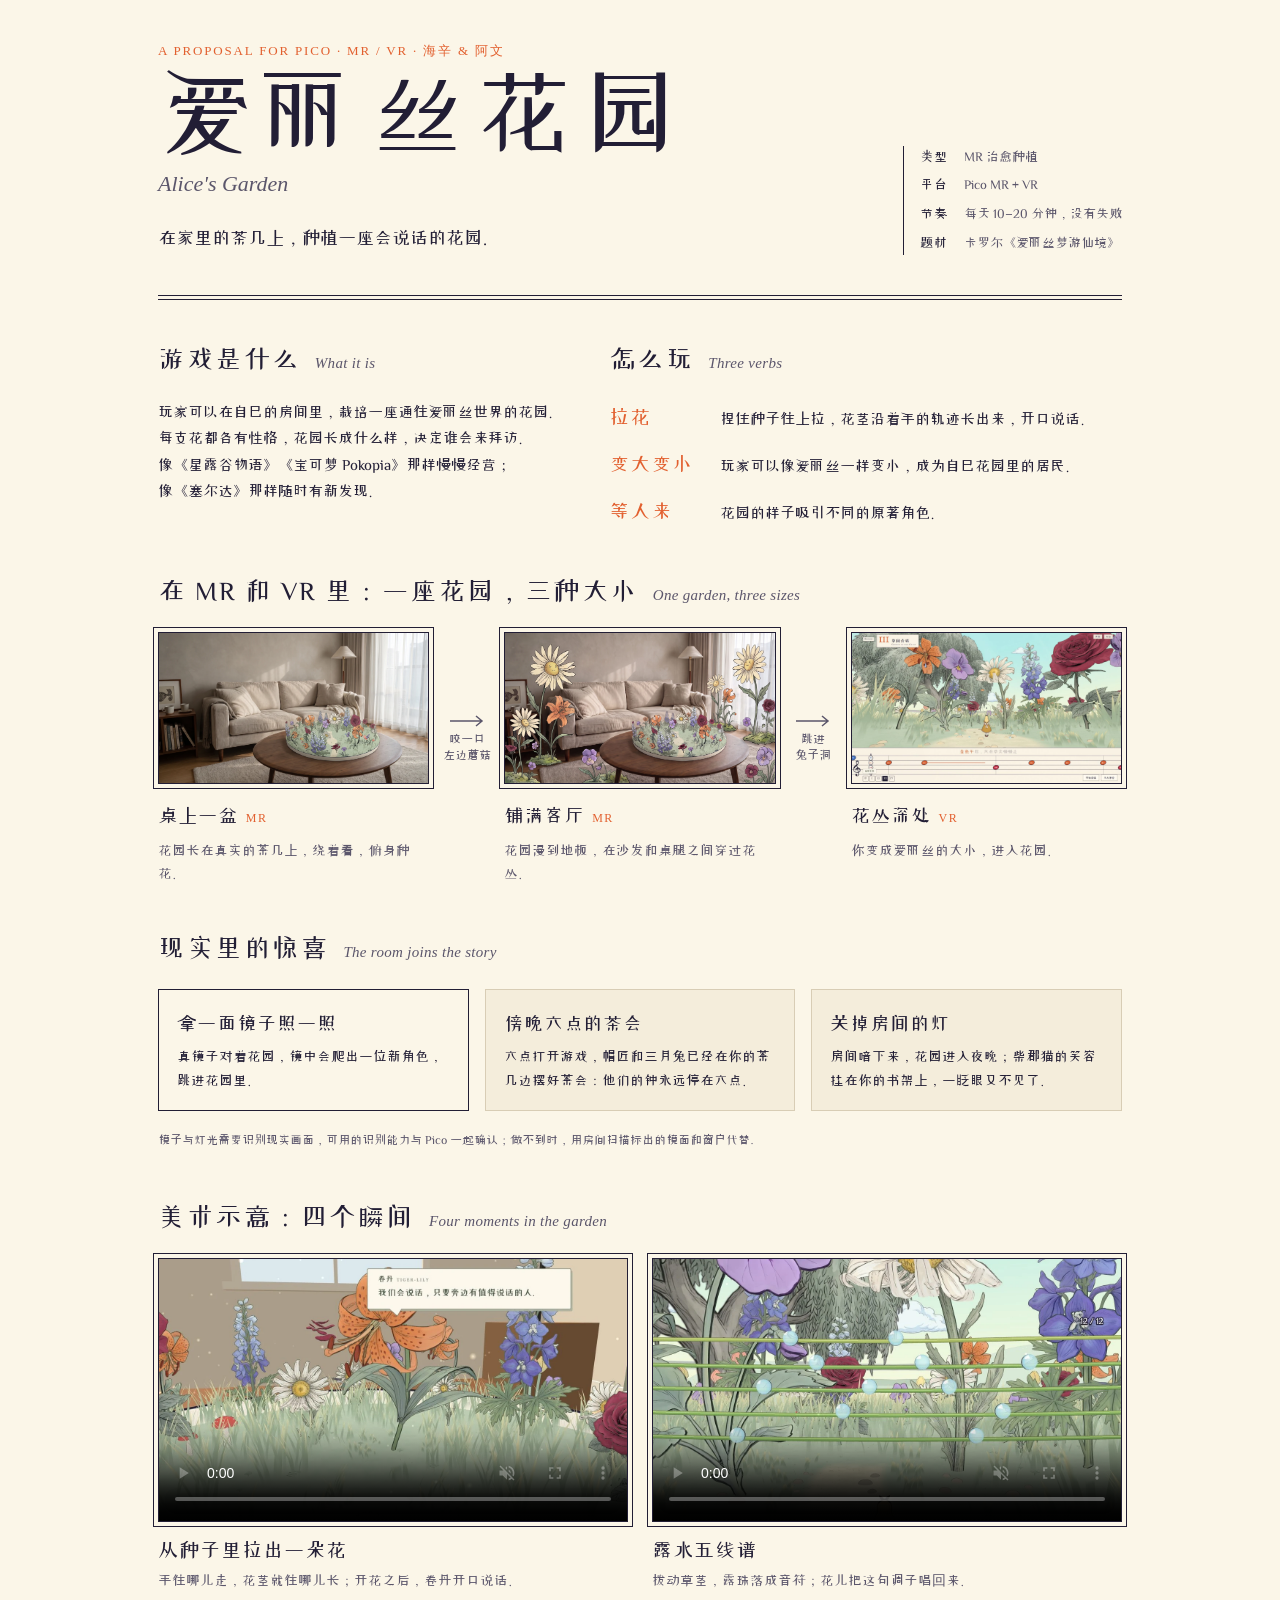
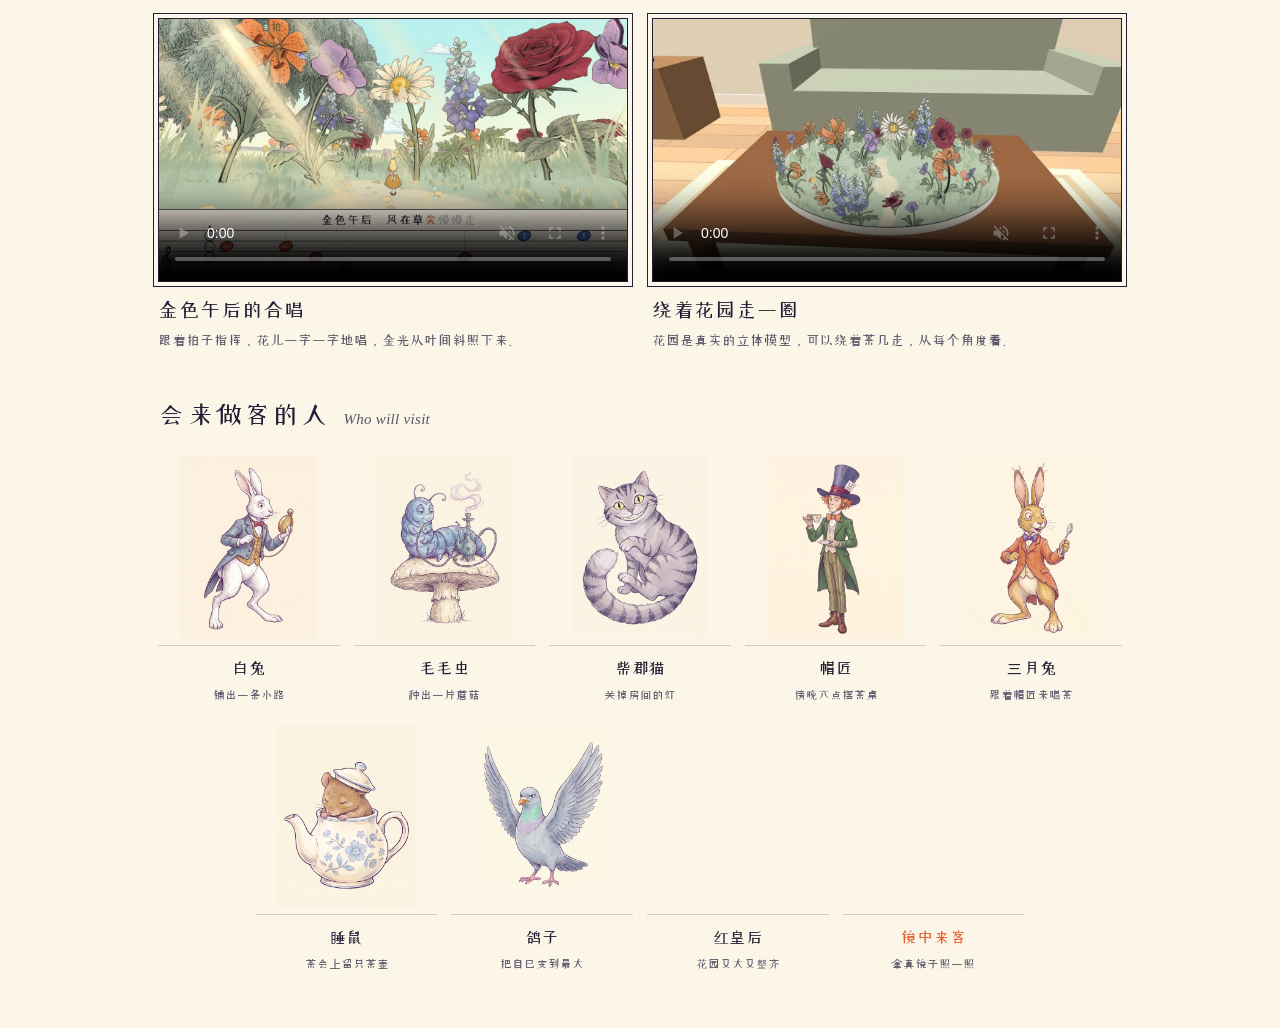
<file: alice-garden-pico/index.html>
<!doctype html>
<html lang="zh-CN"><head><meta charset="utf-8"><meta name="viewport" content="width=device-width,initial-scale=1">
<!-- 可编辑源文件：直接改这里的文字，双击用浏览器打开就能预览。改完运行同目录的「打包成单文件.py」生成单文件版。 -->
<title>爱丽丝花园 · PICO MR / VR 提案</title>
<meta name="description" content="在家里的茶几上，种植一座会说话的花园。海辛与阿文的 PICO MR / VR 互动花园提案。">
<style>
/* Layout: one storybook plate per printed page — page 1 says what it is and how it lives in a room,
   page 2 shows it moving and who will come to visit. The game's own palette and display face. */
@font-face{font-family:"XiaoWei";src:url("media/display.woff2") format("woff2");font-display:swap;unicode-range:U+0-56DD,U+56DF-10FFFF}
:root{
  --paper:#FBF6E8; --plate:#F4EDDB; --ink:#221E35; --ink-2:#5B566B; --rule:#D8CDB5;
  --lily:#E2602F; --leaf:#6E8A6A;
  --display:"XiaoWei","Songti SC","STSong",serif;
  --body:"XiaoWei","Noto Serif SC","Songti SC","STSong",serif;
  --latin:"IM Fell English",Georgia,serif;
  color-scheme:light;
}
*{box-sizing:border-box}
html{background:var(--paper)}
body{margin:0;background:var(--paper);color:var(--ink);font-family:var(--body);font-size:15px;line-height:1.75;
  -webkit-print-color-adjust:exact;print-color-adjust:exact}
.sheet{max-width:1060px;margin:0 auto;padding-inline:clamp(16px,4vw,48px);padding-block:40px 56px;display:grid;grid-template-columns:minmax(0,1fr);gap:44px}
.page{display:grid;grid-template-columns:minmax(0,1fr);gap:40px;min-width:0}
h1,h2,h3{font-family:var(--display);font-weight:400;margin:0;text-wrap:balance}
p{margin:0}
.eyebrow{font-family:var(--latin);font-size:13px;letter-spacing:.14em;color:var(--lily);text-transform:uppercase}
h2{font-size:26px;letter-spacing:.06em;display:flex;flex-wrap:wrap;align-items:baseline;gap:4px 14px}
h2 small{font-family:var(--latin);font-style:italic;font-size:15px;letter-spacing:.02em;color:var(--ink-2)}
.sec{display:grid;grid-template-columns:minmax(0,1fr);gap:18px;align-content:start;min-width:0}
.rule{height:0;border-top:1.5px solid var(--ink);position:relative}
.rule::after{content:"";position:absolute;left:0;right:0;top:3px;border-top:.75px solid var(--ink)}

/* title plate */
.head{display:grid;grid-template-columns:minmax(0,1fr) auto;gap:32px;align-items:end}
.head h1{font-size:clamp(56px,9vw,96px);line-height:1;letter-spacing:.08em}
.head .en{font-family:var(--latin);font-style:italic;font-size:22px;color:var(--ink-2);margin-top:6px}
.lede{font-size:18px;line-height:1.85;max-width:34em;margin-top:18px}
.facts{display:grid;grid-template-columns:auto auto;gap:6px 16px;font-size:13px;color:var(--ink-2);border-left:1.5px solid var(--ink);padding-left:16px;align-self:end}
.facts b{font-weight:400;font-family:var(--display);color:var(--ink);letter-spacing:.08em}

/* what & how */
.two{display:grid;grid-template-columns:minmax(0,1fr) minmax(0,1.25fr);gap:40px}
.verbs{display:grid;gap:12px}
.verb{display:grid;grid-template-columns:6.6em minmax(0,1fr);gap:12px;align-items:baseline}
.verb b{font-family:var(--display);font-weight:400;font-size:20px;letter-spacing:.06em;color:var(--lily);white-space:nowrap}

/* three sizes */
.sizes{display:grid;grid-template-columns:1fr auto 1fr auto 1fr;gap:10px;align-items:start}
.size{display:grid;gap:8px;min-width:0;align-content:start}
.size figure{margin:0;border:1.5px solid var(--ink);box-shadow:0 0 0 4px var(--paper),0 0 0 5px var(--ink);aspect-ratio:16/9;overflow:hidden;background:var(--plate)}
.size img{width:100%;height:100%;object-fit:cover;display:block}
.size .tag{display:flex;align-items:baseline;gap:8px;margin-top:6px}
.size .tag b{font-family:var(--display);font-weight:400;font-size:19px;letter-spacing:.05em}
.size .tag span{font-family:var(--latin);font-size:12px;letter-spacing:.12em;color:var(--lily)}
.size p{font-size:13.5px;color:var(--ink-2);line-height:1.7}
.arrow{align-self:center;margin-top:-40px;display:grid;justify-items:center;gap:2px;font-size:12px;color:var(--ink-2);text-align:center;width:4.6em;line-height:1.4}
.arrow svg{width:36px;height:14px}

/* real-world surprises */
.surprise{display:grid;grid-template-columns:repeat(3,minmax(0,1fr));gap:16px}
.card{background:var(--plate);border:1px solid var(--rule);padding:16px 18px 18px;display:grid;gap:6px;align-content:start}
.card.lead{border-color:var(--ink);background:var(--paper)}
.card b{font-family:var(--display);font-weight:400;font-size:19px;letter-spacing:.05em}
.card p{font-size:13.5px;line-height:1.75}
.note{font-size:12px;color:var(--ink-2)}

/* moments */
.moments{display:grid;grid-template-columns:repeat(2,minmax(0,1fr));gap:26px 24px}
.moment{display:grid;gap:10px;min-width:0;align-content:start}
.moment .frame{position:relative;aspect-ratio:16/9;border:1.5px solid var(--ink);box-shadow:0 0 0 4px var(--paper),0 0 0 5px var(--ink);overflow:hidden;background:var(--plate)}
.moment video,.moment .frame img{position:absolute;inset:0;width:100%;height:100%;object-fit:cover;display:block}
.moment video{z-index:1}
.moment h3{font-size:20px;letter-spacing:.05em}
.moment p{font-size:13.5px;color:var(--ink-2);line-height:1.7}
.moment .cap{display:grid;gap:2px}

/* visitors */
.cast{display:grid;grid-template-columns:repeat(9,minmax(0,1fr));gap:10px}
.who{display:grid;grid-template-rows:auto auto auto;align-content:start;gap:4px;justify-items:center;text-align:center;min-width:0}
.who .pic{height:152px;width:100%;display:flex;align-items:flex-end;justify-content:center;border-bottom:1px solid var(--rule);padding-bottom:6px}
.who img{max-height:100%;max-width:100%;object-fit:contain;display:block}
.who b{font-family:var(--display);font-weight:400;font-size:16px;letter-spacing:.05em;margin-top:4px}
.who span{font-size:11.5px;color:var(--ink-2);line-height:1.5}
.who.mystery b{color:var(--lily)}
.foot{font-size:12.5px;color:var(--ink-2);display:flex;flex-wrap:wrap;gap:6px 18px;border-top:1px solid var(--rule);padding-top:12px}

@media screen and (max-width:820px){
  .head,.two{grid-template-columns:minmax(0,1fr)}
  .head h1{font-size:52px}
  .sizes{grid-template-columns:minmax(0,1fr)}
  .arrow{margin:0;width:auto;grid-auto-flow:column;gap:8px}
  .arrow svg{transform:rotate(90deg)}
  .surprise,.moments{grid-template-columns:1fr}
  .cast{grid-template-columns:repeat(3,minmax(0,1fr));gap:18px 10px}
}


/* print / PDF: two A4 plates, posters in place of video */
@page{size:A4;margin:0}
@media print{
  html,body{background:var(--paper)}
  body{font-size:9.6pt;line-height:1.65}
  .sheet{max-width:none;padding:0;gap:0}
  .page{gap:7mm;height:297mm;padding:12mm 13mm;overflow:hidden;align-content:start;page-break-after:always;break-after:page;break-inside:avoid}
  .page:last-child{page-break-after:auto;break-after:auto}
  .head h1{font-size:46pt}
  .head .en{font-size:13pt}
  .lede{font-size:11pt;margin-top:3mm}
  .facts{font-size:8.4pt}
  h2{font-size:15pt} h2 small{font-size:9.5pt}
  .sec{gap:3.2mm}
  .two{gap:9mm}
  .verb b{font-size:12pt}
  .size .tag b,.card b{font-size:12pt}
  .size p,.card p,.moment p{font-size:8.6pt}
  .arrow{font-size:7.6pt;margin-top:-8mm}
  .card{padding:3mm 3.6mm}
  .moments{gap:5mm 5mm}
  .moment h3{font-size:12pt}
  video{display:none!important}
  .cast{grid-template-columns:repeat(9,minmax(0,1fr));gap:2mm}
  .who .pic{height:30mm}
  .who b{font-size:10pt} .who span{font-size:7.2pt}
  .note,.foot{font-size:7.8pt}
}

/* Final user-approved wording, one A4 page. */
@media print{
 @page{size:A4;margin:0}
 body{font-size:7.7pt;line-height:1.5}
 .sheet{display:flex;flex-direction:column;gap:3.6mm;padding:10mm 11mm;min-height:297mm;background:var(--paper)}
 .page{display:contents;height:auto;padding:0;overflow:visible;break-after:auto;page-break-after:auto}
 .head{grid-template-columns:minmax(0,1fr) auto;gap:6mm}
 .head h1{font-size:32pt;letter-spacing:.08em}
 .head .en{font-size:10pt;margin-top:1mm}
 .eyebrow{font-size:7pt;letter-spacing:.1em}
 .lede{font-size:9pt;line-height:1.5;margin-top:2mm}
 .facts{font-size:6.8pt;gap:1mm 3mm;padding-left:3mm}
 h2{font-size:11pt;gap:2mm}h2 small{font-size:7pt}
 .sec{gap:2mm}.two{gap:6mm}.verbs{gap:2mm}
 .verb{grid-template-columns:5.5em 1fr;gap:2mm}.verb b{font-size:9pt}
 .sizes{gap:2mm}.size{gap:1.3mm}.size .tag{margin-top:1mm;gap:2mm}
 .size .tag b,.card b{font-size:9pt}.size .tag span{font-size:7pt}
 .size p,.card p,.moment p{font-size:7pt;line-height:1.45}
 .arrow{font-size:6pt;width:3.8em;margin-top:-5mm}
 .surprise{gap:2mm}.card{padding:2mm;gap:1mm}
 .note{font-size:6.4pt;line-height:1.4}
 .moments{grid-template-columns:repeat(4,minmax(0,1fr));gap:2.5mm}
 .moment{gap:2mm}.moment h3{font-size:8.2pt;letter-spacing:0}
 .cast{gap:1.5mm}.who{gap:.7mm}.who .pic{height:23mm;padding-bottom:1mm}
 .who b{font-size:8pt;margin-top:.5mm}.who span{font-size:6.2pt;line-height:1.35}
 .size figure,.moment .frame{box-shadow:none;border-width:.6pt}
 .rule{border-width:.7pt}.rule::after{top:2px;border-width:.4pt}
}

/* Larger cast, five above and four centered below. */
.prototype-video{position:static!important;inset:auto!important;height:auto!important;width:100%!important;display:block;margin-top:8px}
.prototype-link summary{cursor:pointer}
.prototype-link{font-size:11px;color:var(--ink-2);text-decoration:underline}
.visual-note{font-size:11px;color:var(--ink-2);line-height:1.4}
@media screen and (min-width:821px){
 .cast{grid-template-columns:repeat(10,minmax(0,1fr));gap:22px 14px}
 .who{grid-column:span 2}.who:nth-child(6){grid-column:2/span 2}
 .who .pic{height:190px}
}
@media print{
 .sheet{gap:2mm}
 .sec{gap:1.2mm}
 .head h1{font-size:30pt}
 .cast{grid-template-columns:repeat(10,minmax(0,1fr));gap:1.8mm 2mm}
 .who{grid-column:span 2}.who:nth-child(6){grid-column:2/span 2}
 .who .pic{height:27mm}.who b{font-size:8pt}.who span{font-size:6.5pt}
 .prototype-link{display:none}.visual-note{font-size:6.2pt;line-height:1.3}
}

/* Phone reading layout; print styles remain unchanged. */
@media screen and (max-width:600px){
 body{font-size:16px;line-height:1.85}
 .sheet{padding:28px 22px 40px;gap:32px}
 .page{gap:30px}.head{gap:20px}.two{gap:28px}
 .head h1{font-size:clamp(32px,10vw,52px);letter-spacing:.04em}
 .head .en{font-size:20px}.eyebrow{font-size:11px;letter-spacing:.06em}
 .lede{font-size:17px;margin-top:14px}.facts{font-size:13px;justify-self:start;gap:6px 12px}
 h2{font-size:23px;line-height:1.5;gap:2px 10px}h2 small{font-size:13px}
 .sec{gap:16px}.verb{grid-template-columns:5.4em minmax(0,1fr);gap:8px}.verb b{font-size:19px}
 .sizes{gap:18px}.size{gap:8px}.size p,.card p,.moment p{font-size:15px}
 .arrow{justify-self:center}.moments{gap:28px}.note{font-size:13px}
 .cast{grid-template-columns:repeat(2,minmax(0,1fr));gap:24px 16px}
 .who .pic{height:190px}.who b{font-size:18px}.who span{font-size:13px}
 .who:last-child{grid-column:1/-1;width:calc((100% - 16px)/2);justify-self:center}
}

</style>

</head><body>
<main class="sheet">
  <section class="page">
    <header class="head">
      <div>
        <div class="eyebrow">A PROPOSAL FOR PICO · MR / VR · 海辛 &amp; 阿文</div>
        <h1>爱丽丝花园</h1>
        <div class="en">Alice's Garden</div>
        <p class="lede">在家里的茶几上，种植一座会说话的花园。<br></p>
      </div>
      <div class="facts">
        <b>类型</b><span>MR 治愈种植</span>
        <b>平台</b><span>Pico MR + VR</span>
        <b>节奏</b><span>每天 10–20 分钟，没有失败</span>
        <b>题材</b><span>卡罗尔《爱丽丝梦游仙境》</span>
      </div>
    </header>

    <div class="rule"></div>

    <div class="two">
      <section class="sec">
        <h2>游戏是什么 <small>What it is</small></h2>
        <p>玩家可以在自己的房间里，栽培一座通往爱丽丝世界的花园。<br>每支花都各有性格，花园长成什么样，决定谁会来拜访。<br>像《星露谷物语》《宝可梦 Pokopia》那样慢慢经营；<br>像《塞尔达》那样随时有新发现。</p>
      </section>
      <section class="sec">
        <h2>怎么玩 <small>Three verbs</small></h2>
        <div class="verbs">
          <div class="verb"><b>拉花</b><span>捏住种子往上拉，花茎沿着手的轨迹长出来，开口说话。</span></div>
          <div class="verb"><b>变大变小</b><span>玩家可以像爱丽丝一样变小，成为自己花园里的居民。</span></div>
          <div class="verb"><b>等人来</b><span>花园的样子吸引不同的原著角色。</span></div>
        </div>
      </section>
    </div>

    <section class="sec">
      <h2>在 MR 和 VR 里：一座花园，三种大小 <small>One garden, three sizes</small></h2>
      <div class="sizes">
        <div class="size">
          <figure><img loading="lazy" decoding="async" src="media/desk-mr-v2.webp" alt="茶几上的一盆花园"></figure>
          <div class="tag"><b>桌上一盆</b><span>MR</span></div>
          <p>花园长在真实的茶几上，绕着看，俯身种花。</p>
        </div>
        <div class="arrow"><svg viewBox="0 0 36 14" aria-hidden="true"><path d="M1 7h32M27 2l6 5-6 5" fill="none" stroke="currentColor" stroke-width="1.5"/></svg>咬一口<br>左边蘑菇</div>
        <div class="size">
          <figure><img loading="lazy" decoding="async" src="media/room-mr-v4.webp" alt="花园铺满客厅，花比沙发高"></figure>
          <div class="tag"><b>铺满客厅</b><span>MR</span></div>
          <p>花园漫到地板，在沙发和桌腿之间穿过花丛。</p>
        </div>
        <div class="arrow"><svg viewBox="0 0 36 14" aria-hidden="true"><path d="M1 7h32M27 2l6 5-6 5" fill="none" stroke="currentColor" stroke-width="1.5"/></svg>跳进<br>兔子洞</div>
        <div class="size">
          <figure><img loading="lazy" decoding="async" src="media/deep-game-v3.webp" alt="爱丽丝大小的花丛深处"></figure>
          <div class="tag"><b>花丛深处</b><span>VR</span></div>
          <p>你变成爱丽丝的大小，进入花园。</p>
        </div>
      </div>
    </section>

    <section class="sec">
      <h2>现实里的惊喜 <small>The room joins the story</small></h2>
      <div class="surprise">
        <div class="card lead"><b>拿一面镜子照一照</b><p>真镜子对着花园，镜中会爬出一位新角色，跳进花园里。</p></div>
        <div class="card"><b>傍晚六点的茶会</b><p>六点打开游戏，帽匠和三月兔已经在你的茶几边摆好茶会：他们的钟永远停在六点。</p></div>
        <div class="card"><b>关掉房间的灯</b><p>房间暗下来，花园进入夜晚；柴郡猫的笑容挂在你的书架上，一眨眼又不见了。</p></div>
      </div>
      <p class="note">镜子与灯光需要识别现实画面，可用的识别能力与 Pico 一起确认；做不到时，用房间扫描标出的镜面和窗户代替。</p>
    </section>
  </section>

  <section class="page">
    <section class="sec">
      <h2>美术示意：四个瞬间 <small>Four moments in the garden</small></h2>

      <div class="moments">
        <article class="moment">
          <div class="frame"><video src="media/pull.mp4" poster="media/pull.webp" muted loop playsinline controls preload="none"></video><img loading="lazy" decoding="async" src="media/pull.webp" alt="卷丹从种子里长出来并开口说话"></div>
          <div class="cap"><h3>从种子里拉出一朵花</h3><p>手往哪儿走，花茎就往哪儿长；开花之后，卷丹开口说话。</p></div>
        </article>
        <article class="moment">
          <div class="frame"><video src="media/dew.mp4" poster="media/dew.webp" muted loop playsinline controls preload="none"></video><img loading="lazy" decoding="async" src="media/dew.webp" alt="露珠挂在五根草茎上，像一行五线谱"></div>
          <div class="cap"><h3>露水五线谱</h3><p>拨动草茎，露珠落成音符；花儿把这句调子唱回来。</p></div>
        </article>
        <article class="moment">
          <div class="frame"><video src="media/sing.mp4" poster="media/sing.webp" muted loop playsinline controls preload="none"></video><img loading="lazy" decoding="async" src="media/sing.webp" alt="金色午后，花儿按歌词合唱"></div>
          <div class="cap"><h3>金色午后的合唱</h3><p>跟着拍子指挥，花儿一字一字地唱，金光从叶间斜照下来。</p></div>
        </article>
        <article class="moment">
          <div class="frame"><video src="media/orbit.mp4" poster="media/orbit.webp" muted loop playsinline controls preload="none"></video><img loading="lazy" decoding="async" src="media/orbit.webp" alt="茶几上的花园，镜头绕着它转一圈"></div>
          <div class="cap"><h3>绕着花园走一圈</h3><p>花园是真实的立体模型，可以绕着茶几走，从每个角度看。</p></div>
        </article>
      </div>

    </section>

    <section class="sec">
      <h2>会来做客的人 <small>Who will visit</small></h2>
      <div class="cast">
        <div class="who"><div class="pic"><img loading="lazy" decoding="async" src="media/cast-rabbit-nbp.webp" alt=""></div><b>白兔</b><span>铺出一条小路</span></div>
        <div class="who"><div class="pic"><img loading="lazy" decoding="async" src="media/cast-caterpillar-nbp.webp" alt=""></div><b>毛毛虫</b><span>种出一片蘑菇</span></div>
        <div class="who"><div class="pic"><img loading="lazy" decoding="async" src="media/cast-cheshire-nbp.webp" alt=""></div><b>柴郡猫</b><span>关掉房间的灯</span></div>
        <div class="who"><div class="pic"><img loading="lazy" decoding="async" src="media/cast-hatter-nbp.webp" alt=""></div><b>帽匠</b><span>傍晚六点摆茶桌</span></div>
        <div class="who"><div class="pic"><img loading="lazy" decoding="async" src="media/cast-hare-nbp.webp" alt=""></div><b>三月兔</b><span>跟着帽匠来喝茶</span></div>
        <div class="who"><div class="pic"><img loading="lazy" decoding="async" src="media/cast-dormouse-nbp.webp" alt=""></div><b>睡鼠</b><span>茶会上留只茶壶</span></div>
        <div class="who"><div class="pic"><img loading="lazy" decoding="async" src="media/cast-pigeon-nbp.webp" alt=""></div><b>鸽子</b><span>把自己变到最大</span></div>
        <div class="who"><div class="pic"><img loading="lazy" decoding="async" src="media/cast-queen-nbp.webp" alt=""></div><b>红皇后</b><span>花园又大又整齐</span></div>
        <div class="who mystery"><div class="pic"><img loading="lazy" decoding="async" src="media/cast-mirror-nbp.webp" alt="镜中来客手镜"></div><b>镜中来客</b><span>拿真镜子照一照</span></div>
      </div>
    </section>


  </section>
</main>
<script>
/* Only animate visible clips. Native controls remain available on phones. */
(() => {
 const videos=[...document.querySelectorAll('.moment .frame video')];
 const reduced=matchMedia('(prefers-reduced-motion: reduce)');
 const visible=new Set();
 const play=v=>{if(document.hidden||reduced.matches)return;v.play().catch(()=>{});};
 const observer=new IntersectionObserver(entries=>entries.forEach(({target,isIntersecting})=>{
   if(isIntersecting){visible.add(target);play(target);}else{visible.delete(target);target.pause();}
 }),{threshold:.2});
 videos.forEach(v=>observer.observe(v));
 document.addEventListener('visibilitychange',()=>videos.forEach(v=>document.hidden?v.pause():visible.has(v)&&play(v)));
 reduced.addEventListener('change',()=>videos.forEach(v=>reduced.matches?v.pause():visible.has(v)&&play(v)));
})();
</script>

</body></html>
</file>
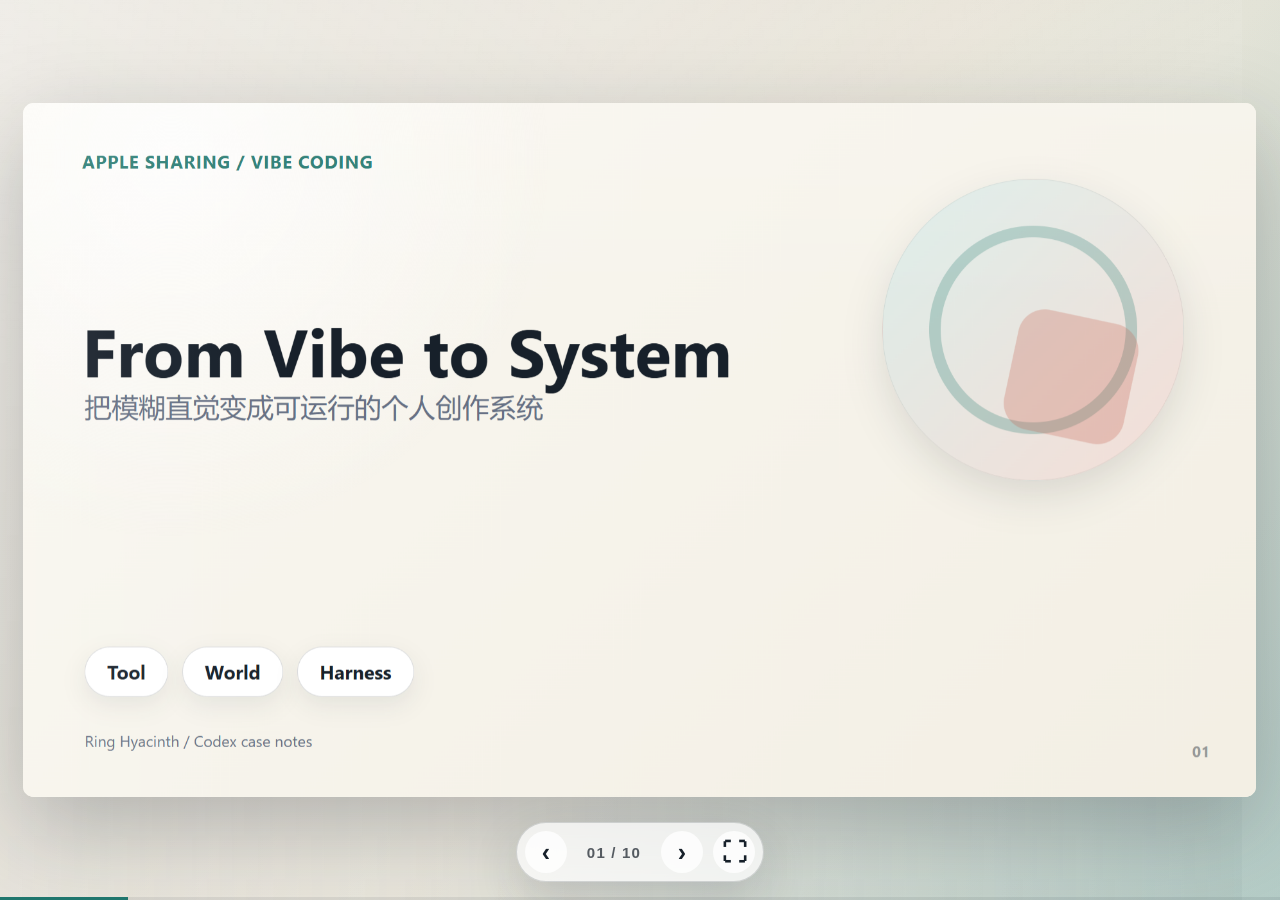
<file: apple-vibe-coding/index.html>
<!doctype html>
<html lang="zh-CN">
<head>
  <meta charset="utf-8" />
  <meta name="viewport" content="width=device-width, initial-scale=1, viewport-fit=cover" />
  <title>Vibe Coding - Apple Sharing</title>
  <link rel="icon" href="data:," />
  <style>
    :root {
      --bg: #d8d2c4;
      --ink: #17202a;
      --accent: #1f766d;
      --accent-faint: rgba(31, 118, 109, 0.16);
      --panel: rgba(255, 255, 255, 0.72);
      --line: rgba(23, 32, 42, 0.16);
      --shadow: 0 30px 90px rgba(23, 32, 42, 0.26);
    }

    * { box-sizing: border-box; }

    html,
    body {
      width: 100%;
      height: 100%;
      margin: 0;
      overflow: hidden;
      background: var(--bg);
      color: var(--ink);
      font-family: "Segoe UI", "Microsoft YaHei", Arial, sans-serif;
    }

    body {
      display: grid;
      place-items: center;
      background:
        linear-gradient(118deg, rgba(255, 255, 255, 0.58), transparent 34%, var(--accent-faint) 72%, transparent 100%),
        linear-gradient(135deg, #d8d2c4 0%, #ece8dc 58%, #c9d8d3 100%);
      background-size: 160% 160%, 100% 100%;
      animation: calmBackground 18s ease-in-out infinite alternate;
    }

    .stage {
      position: relative;
      width: 100vw;
      height: 100vh;
      display: grid;
      place-items: center;
      padding: clamp(10px, 2.6vmin, 34px);
    }

    .stage::before {
      content: "";
      position: absolute;
      inset: 0;
      background:
        linear-gradient(90deg, transparent, rgba(255, 255, 255, 0.2), transparent),
        linear-gradient(180deg, rgba(255, 255, 255, 0.16), transparent 38%, rgba(23, 32, 42, 0.05));
      opacity: 0.58;
      pointer-events: none;
      transform: translate3d(-3%, 0, 0);
      animation: ambientWash 22s ease-in-out infinite alternate;
    }

    .slide-frame {
      position: relative;
      width: min(100%, calc((100vh - clamp(20px, 5.2vmin, 68px)) * 16 / 9));
      aspect-ratio: 16 / 9;
      border-radius: clamp(10px, 1.2vmin, 18px);
      overflow: hidden;
      background: #f7f5ef;
      box-shadow: var(--shadow);
      transform-origin: center;
      animation: frameArrive 720ms cubic-bezier(0.18, 0.9, 0.2, 1) both;
    }

    .slide-frame::before,
    .slide-frame::after {
      content: "";
      position: absolute;
      inset: 0;
      pointer-events: none;
      z-index: 6;
    }

    .slide-frame::before {
      background:
        linear-gradient(180deg, rgba(255, 255, 255, 0.2), transparent 30%),
        linear-gradient(90deg, rgba(255, 255, 255, 0.12), transparent 22%, transparent 76%, rgba(23, 32, 42, 0.06));
      opacity: 0.62;
      mix-blend-mode: screen;
    }

    .slide-frame::after {
      width: 38%;
      background: linear-gradient(90deg, transparent, rgba(255, 255, 255, 0.22), transparent);
      transform: translate3d(-130%, 0, 0) skewX(-12deg);
      opacity: 0;
    }

    .slide-frame.is-animating::after {
      animation: lightSweep 880ms cubic-bezier(0.2, 0.8, 0.2, 1) both;
    }

    .slide {
      position: absolute;
      inset: 0;
      width: 100%;
      height: 100%;
      object-fit: contain;
      opacity: 0;
      transform: translate3d(12px, 10px, 0) scale(0.992);
      filter: blur(4px);
      clip-path: inset(0 4.5% 0 0);
      pointer-events: none;
      will-change: opacity, transform, filter, clip-path;
    }

    .slide.active {
      z-index: 3;
      animation: slideEnter 820ms cubic-bezier(0.18, 0.9, 0.2, 1) both;
      pointer-events: auto;
    }

    body[data-direction="back"] .slide.active {
      animation-name: slideEnterBack;
    }

    .slide.leaving {
      z-index: 2;
      animation: slideLeave 380ms ease both;
    }

    body[data-direction="back"] .slide.leaving {
      animation-name: slideLeaveBack;
    }

    body.gsap-ready .slide.active,
    body.gsap-ready .slide.leaving {
      animation: none;
    }

    .project-link {
      position: absolute;
      left: clamp(22px, 3.2%, 46px);
      bottom: clamp(22px, 3.2%, 46px);
      z-index: 8;
      display: inline-flex;
      align-items: center;
      justify-content: center;
      min-width: 172px;
      min-height: 48px;
      padding: 12px 22px;
      border-radius: 999px;
      background: rgba(255, 255, 255, 0.82);
      border: 1px solid rgba(23, 32, 42, 0.16);
      box-shadow: 0 16px 36px rgba(23, 32, 42, 0.14);
      color: var(--ink);
      text-decoration: none;
      font-size: clamp(14px, 1.38vw, 20px);
      font-weight: 800;
      backdrop-filter: blur(18px);
      opacity: 0;
      transform: translate3d(0, 8px, 0);
      pointer-events: none;
      transition: opacity 220ms ease, transform 220ms ease, background 180ms ease;
    }

    .project-link.visible {
      opacity: 1;
      transform: translate3d(0, 0, 0);
      pointer-events: auto;
    }

    .project-link:hover,
    .project-link:focus-visible {
      outline: none;
      background: #ffffff;
      transform: translate3d(0, -1px, 0);
    }

    .controls {
      position: fixed;
      left: 50%;
      bottom: max(18px, env(safe-area-inset-bottom));
      z-index: 10;
      display: flex;
      align-items: center;
      gap: 10px;
      padding: 8px;
      border: 1px solid var(--line);
      border-radius: 999px;
      background: var(--panel);
      box-shadow: 0 18px 48px rgba(23, 32, 42, 0.16);
      backdrop-filter: blur(18px);
      transform: translateX(-50%);
      transition: opacity 220ms ease;
    }

    body.idle .controls {
      opacity: 0;
      pointer-events: none;
    }

    button {
      width: 42px;
      height: 42px;
      border: 0;
      border-radius: 50%;
      background: rgba(255, 255, 255, 0.78);
      color: var(--ink);
      font-size: 25px;
      font-weight: 800;
      line-height: 1;
      cursor: pointer;
      display: grid;
      place-items: center;
      transition: transform 180ms ease, background 180ms ease, box-shadow 180ms ease;
    }

    button:hover,
    button:focus-visible {
      outline: none;
      background: #ffffff;
      box-shadow: inset 0 0 0 1px rgba(23, 32, 42, 0.12);
      transform: translateY(-1px);
    }

    .counter {
      min-width: 74px;
      text-align: center;
      font-size: 15px;
      font-weight: 800;
      letter-spacing: 0.08em;
      color: rgba(23, 32, 42, 0.72);
    }

    .progress {
      position: fixed;
      left: 0;
      right: 0;
      bottom: 0;
      height: 3px;
      background: rgba(23, 32, 42, 0.08);
      z-index: 9;
    }

    .progress span {
      display: block;
      width: 10%;
      height: 100%;
      background: var(--accent);
      transition: width 520ms cubic-bezier(0.18, 0.9, 0.2, 1), background 520ms ease;
    }

    @keyframes calmBackground {
      from { background-position: 0% 48%, center; }
      to { background-position: 100% 52%, center; }
    }

    @keyframes ambientWash {
      from { opacity: 0.46; transform: translate3d(-4%, 0, 0); }
      to { opacity: 0.68; transform: translate3d(4%, 0, 0); }
    }

    @keyframes frameArrive {
      from {
        opacity: 0;
        transform: translate3d(0, 10px, 0) scale(0.992);
      }
      to {
        opacity: 1;
        transform: translate3d(0, 0, 0) scale(1);
      }
    }

    @keyframes slideEnter {
      0% {
        opacity: 0;
        transform: translate3d(18px, 12px, 0) scale(0.988);
        filter: blur(5px);
        clip-path: inset(0 7% 0 0);
      }
      54% {
        opacity: 1;
        filter: blur(0);
      }
      100% {
        opacity: 1;
        transform: translate3d(0, 0, 0) scale(1);
        filter: blur(0);
        clip-path: inset(0 0 0 0);
      }
    }

    @keyframes slideEnterBack {
      0% {
        opacity: 0;
        transform: translate3d(-18px, 12px, 0) scale(0.988);
        filter: blur(5px);
        clip-path: inset(0 0 0 7%);
      }
      54% {
        opacity: 1;
        filter: blur(0);
      }
      100% {
        opacity: 1;
        transform: translate3d(0, 0, 0) scale(1);
        filter: blur(0);
        clip-path: inset(0 0 0 0);
      }
    }

    @keyframes slideLeave {
      from {
        opacity: 1;
        transform: translate3d(0, 0, 0) scale(1);
        filter: blur(0);
        clip-path: inset(0 0 0 0);
      }
      to {
        opacity: 0;
        transform: translate3d(-10px, -2px, 0) scale(1.006);
        filter: blur(1px);
        clip-path: inset(0 0 0 2%);
      }
    }

    @keyframes slideLeaveBack {
      from {
        opacity: 1;
        transform: translate3d(0, 0, 0) scale(1);
        filter: blur(0);
        clip-path: inset(0 0 0 0);
      }
      to {
        opacity: 0;
        transform: translate3d(10px, -2px, 0) scale(1.006);
        filter: blur(1px);
        clip-path: inset(0 2% 0 0);
      }
    }

    @keyframes lightSweep {
      0% {
        opacity: 0;
        transform: translate3d(-130%, 0, 0) skewX(-12deg);
      }
      22% { opacity: 0.62; }
      100% {
        opacity: 0;
        transform: translate3d(360%, 0, 0) skewX(-12deg);
      }
    }

    @media (max-aspect-ratio: 4 / 3) {
      .stage { padding: 14px; }
      .slide-frame {
        width: 100%;
        max-height: calc(100vh - 84px);
        box-shadow: 0 18px 54px rgba(23, 32, 42, 0.22);
      }
    }

    @media (display-mode: fullscreen) {
      .stage { padding: 0; }
      .slide-frame {
        width: 100vw;
        height: 100vh;
        border-radius: 0;
        box-shadow: none;
      }
      .controls { opacity: 0; }
    }

    :fullscreen .stage { padding: 0; }

    :fullscreen .slide-frame {
      width: 100vw;
      height: 100vh;
      border-radius: 0;
      box-shadow: none;
    }

    :fullscreen .controls { opacity: 0; }

    @media (prefers-reduced-motion: reduce) {
      *,
      *::before,
      *::after {
        animation-duration: 1ms !important;
        animation-iteration-count: 1 !important;
        transition-duration: 1ms !important;
        scroll-behavior: auto !important;
      }

      .slide {
        filter: none;
        clip-path: inset(0 0 0 0);
      }

      .project-link {
        transition-duration: 1ms !important;
      }
    }
  </style>
</head>
<body>
  <main class="stage" aria-live="polite">
    <section class="slide-frame" id="slideFrame" aria-label="Vibe Coding slide deck">
      <img class="slide active" src="assets/slide-01.png" alt="Slide 01" decoding="async" />
      <img class="slide" src="assets/slide-02.png" alt="Slide 02" decoding="async" />
      <img class="slide" src="assets/slide-03.png" alt="Slide 03" decoding="async" />
      <img class="slide" src="assets/slide-04.png" alt="Slide 04" decoding="async" />
      <img class="slide" src="assets/slide-05.png" alt="Slide 05" decoding="async" />
      <img class="slide" src="assets/slide-06.png" alt="Slide 06" decoding="async" />
      <img class="slide" src="assets/slide-07.png" alt="Slide 07" decoding="async" />
      <img class="slide" src="assets/slide-08.png" alt="Slide 08" decoding="async" />
      <img class="slide" src="assets/slide-09.png" alt="Slide 09" decoding="async" />
      <img class="slide" src="assets/slide-10.png" alt="Slide 10" decoding="async" />
      <a class="project-link" id="projectLink" href="#" target="_blank" rel="noopener noreferrer"></a>
    </section>
  </main>

  <nav class="controls" aria-label="Slide controls">
    <button type="button" id="prev" aria-label="Previous slide">‹</button>
    <div class="counter" id="counter">01 / 10</div>
    <button type="button" id="next" aria-label="Next slide">›</button>
    <button type="button" id="full" aria-label="Fullscreen">⛶</button>
  </nav>
  <div class="progress" aria-hidden="true"><span id="progress"></span></div>

  <script src="vendor/gsap.min.js"></script>
  <script>
    const slides = Array.from(document.querySelectorAll(".slide"));
    const counter = document.querySelector("#counter");
    const progress = document.querySelector("#progress");
    const frame = document.querySelector("#slideFrame");
    const projectLink = document.querySelector("#projectLink");
    const total = slides.length;
    const prefersReducedMotion = window.matchMedia("(prefers-reduced-motion: reduce)").matches;
    const canUseGsap = Boolean(window.gsap) && !prefersReducedMotion;
    const accents = [
      ["#1f766d", "rgba(31, 118, 109, 0.16)"],
      ["#1f766d", "rgba(31, 118, 109, 0.16)"],
      ["#c7614f", "rgba(199, 97, 79, 0.14)"],
      ["#c7614f", "rgba(199, 97, 79, 0.14)"],
      ["#325f8d", "rgba(50, 95, 141, 0.14)"],
      ["#325f8d", "rgba(50, 95, 141, 0.14)"],
      ["#1f766d", "rgba(31, 118, 109, 0.15)"],
      ["#1f766d", "rgba(31, 118, 109, 0.15)"],
      ["#c7614f", "rgba(199, 97, 79, 0.13)"],
      ["#17202a", "rgba(23, 32, 42, 0.12)"],
    ];
    const projectLinks = {
      2: {
        label: "打开音乐练习台 ↗",
        url: "https://ringhyacinth.github.io/c/",
      },
      4: {
        label: "打开 3D 主页 ↗",
        url: "https://ringhyacinth.github.io/hyacinth.im-site/",
      },
    };
    let index = getInitialIndex();
    let touchStartX = 0;
    let idleTimer = 0;
    let sweepTimer = 0;

    if (canUseGsap) {
      document.body.classList.add("gsap-ready");
      gsap.set(slides, {
        autoAlpha: 0,
        x: 12,
        y: 10,
        scale: 0.992,
        filter: "blur(4px)",
        clipPath: "inset(0% 4.5% 0% 0%)",
      });
      gsap.set(projectLink, { autoAlpha: 0, y: 8 });
    }

    function getInitialIndex() {
      const hash = Number(window.location.hash.replace("#", ""));
      return Number.isInteger(hash) && hash >= 1 && hash <= total ? hash - 1 : 0;
    }

    function show(nextIndex) {
      const previousIndex = index;
      index = Math.max(0, Math.min(total - 1, nextIndex));
      const direction = index < previousIndex ? "back" : "forward";
      const previousSlide = slides[previousIndex];
      const activeSlide = slides[index];
      document.body.dataset.direction = direction;
      slides.forEach((slide, i) => {
        if (i !== index && slide.classList.contains("active")) {
          slide.classList.add("leaving");
          window.setTimeout(() => slide.classList.remove("leaving"), 430);
        }
        slide.classList.toggle("active", i === index);
      });
      const [accent, accentFaint] = accents[index] || accents[0];
      document.documentElement.style.setProperty("--accent", accent);
      document.documentElement.style.setProperty("--accent-faint", accentFaint);
      counter.textContent = `${String(index + 1).padStart(2, "0")} / ${total}`;
      const progressWidth = `${((index + 1) / total) * 100}%`;
      if (canUseGsap) {
        gsap.to(progress, {
          width: progressWidth,
          backgroundColor: accent,
          duration: 0.52,
          ease: "power3.out",
        });
      } else {
        progress.style.width = progressWidth;
      }
      [slides[index + 1], slides[index - 1]].forEach((next) => {
        if (!next || next.dataset.preloaded) return;
        const image = new Image();
        image.src = next.src;
        next.dataset.preloaded = "true";
      });
      history.replaceState(null, "", `#${index + 1}`);
      frame.classList.remove("is-animating");
      void frame.offsetWidth;
      frame.classList.add("is-animating");
      clearTimeout(sweepTimer);
      sweepTimer = setTimeout(() => frame.classList.remove("is-animating"), 920);
      animateSlide(previousSlide, activeSlide, direction);
      updateProjectLink();
      wakeControls();
    }

    function next() { show(index + 1); }
    function prev() { show(index - 1); }

    function animateSlide(previousSlide, activeSlide, direction) {
      if (!canUseGsap) return;
      const isBack = direction === "back";
      if (previousSlide && previousSlide !== activeSlide) {
        gsap.killTweensOf(previousSlide);
        gsap.to(previousSlide, {
          autoAlpha: 0,
          x: isBack ? 10 : -10,
          y: -2,
          scale: 1.006,
          filter: "blur(1px)",
          clipPath: isBack ? "inset(0% 2% 0% 0%)" : "inset(0% 0% 0% 2%)",
          duration: 0.36,
          ease: "power2.out",
        });
      }

      gsap.killTweensOf(activeSlide);
      gsap.fromTo(activeSlide, {
        autoAlpha: 0,
        x: isBack ? -18 : 18,
        y: 12,
        scale: 0.988,
        filter: "blur(5px)",
        clipPath: isBack ? "inset(0% 0% 0% 7%)" : "inset(0% 7% 0% 0%)",
      }, {
        autoAlpha: 1,
        x: 0,
        y: 0,
        scale: 1,
        filter: "blur(0px)",
        clipPath: "inset(0% 0% 0% 0%)",
        duration: 0.82,
        ease: "power3.out",
      });

      gsap.fromTo(frame, { scale: 0.997 }, { scale: 1, duration: 0.72, ease: "power3.out" });
    }

    function updateProjectLink() {
      const item = projectLinks[index];
      if (!item) {
        projectLink.classList.remove("visible");
        projectLink.removeAttribute("href");
        if (canUseGsap) gsap.to(projectLink, { autoAlpha: 0, y: 8, duration: 0.18, ease: "power2.out" });
        return;
      }

      projectLink.href = item.url;
      projectLink.textContent = item.label;
      projectLink.classList.add("visible");
      if (canUseGsap) {
        gsap.fromTo(projectLink, { autoAlpha: 0, y: 8 }, { autoAlpha: 1, y: 0, delay: 0.28, duration: 0.34, ease: "power2.out" });
      }
    }

    function wakeControls() {
      document.body.classList.remove("idle");
      clearTimeout(idleTimer);
      idleTimer = setTimeout(() => document.body.classList.add("idle"), 1800);
    }

    document.querySelector("#next").addEventListener("click", next);
    document.querySelector("#prev").addEventListener("click", prev);
    document.querySelector("#full").addEventListener("click", () => {
      if (document.fullscreenElement) {
        document.exitFullscreen();
      } else {
        document.documentElement.requestFullscreen?.();
      }
      wakeControls();
    });

    frame.addEventListener("click", (event) => {
      if (event.target.closest("#projectLink")) return;
      const midpoint = window.innerWidth / 2;
      event.clientX > midpoint ? next() : prev();
    });

    projectLink.addEventListener("click", (event) => {
      event.stopPropagation();
    });

    window.addEventListener("keydown", (event) => {
      if (event.key === "ArrowRight" || event.key === " " || event.key === "PageDown") next();
      if (event.key === "ArrowLeft" || event.key === "PageUp") prev();
      if (event.key >= "1" && event.key <= "9") show(Number(event.key) - 1);
      if (event.key === "0") show(9);
      if (event.key.toLowerCase() === "o" && projectLinks[index]) window.open(projectLinks[index].url, "_blank", "noopener,noreferrer");
      if (event.key.toLowerCase() === "f") document.querySelector("#full").click();
    });

    window.addEventListener("touchstart", (event) => {
      touchStartX = event.touches[0].clientX;
      wakeControls();
    }, { passive: true });

    window.addEventListener("touchend", (event) => {
      const delta = event.changedTouches[0].clientX - touchStartX;
      if (Math.abs(delta) > 48) delta < 0 ? next() : prev();
    }, { passive: true });

    window.addEventListener("mousemove", wakeControls);
    window.addEventListener("hashchange", () => show(getInitialIndex()));

    show(index);
  </script>
</body>
</html>
</file>
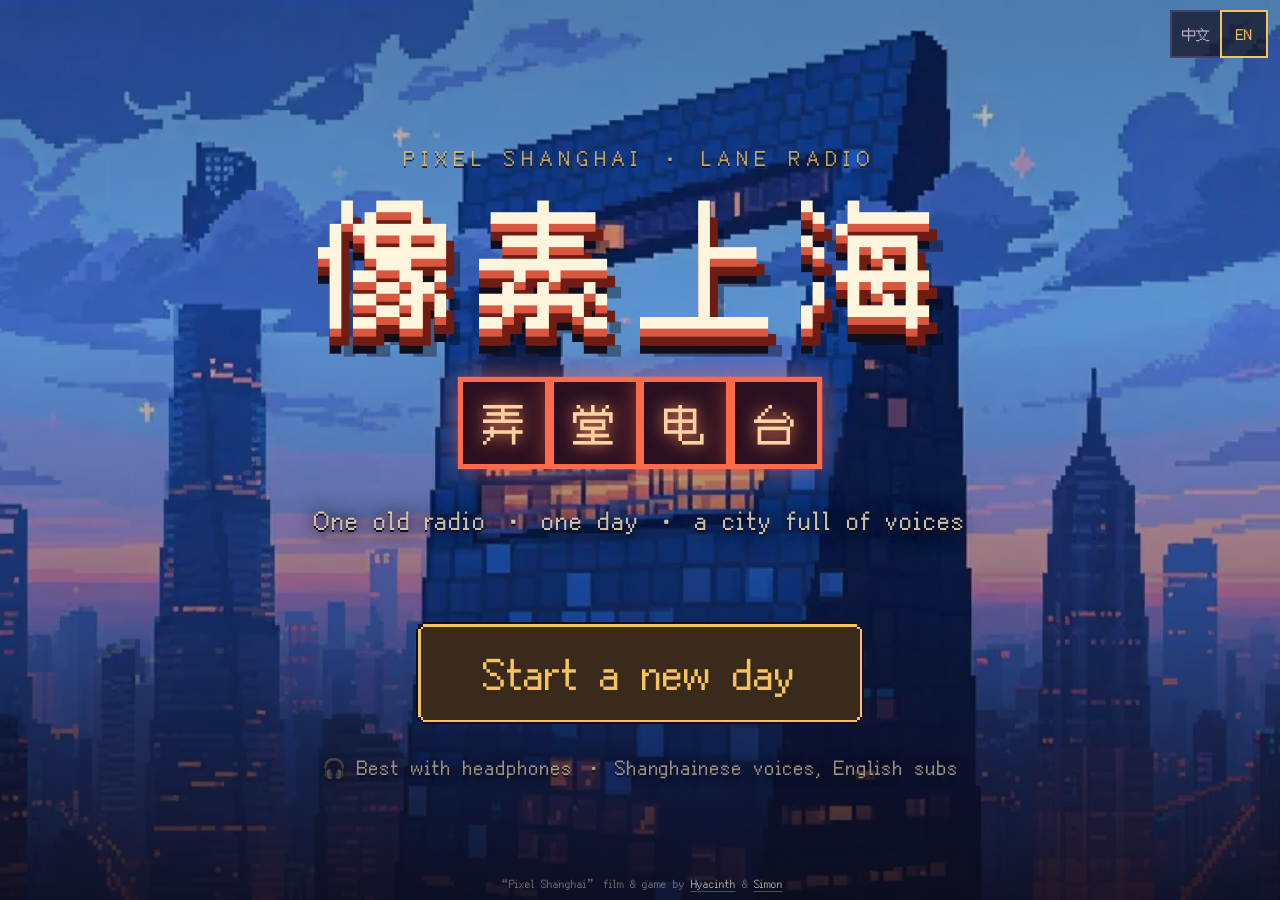
<file: pixel-shanghai/index.html>
<!doctype html>
<html lang="zh-CN">
<head>
<meta charset="utf-8">
<meta name="viewport" content="width=device-width, initial-scale=1, maximum-scale=1, user-scalable=no, viewport-fit=cover">
<title>像素上海：弄堂电台</title>
<meta name="description" content="一台老收音机，一天，一座城的闲话。在像素上海里收集街坊的声音。">
<meta property="og:title" content="像素上海：弄堂电台">
<meta property="og:description" content="一台老收音机，一天，一座城的闲话。">
<meta property="og:image" content="https://ringhyacinth.github.io/hyacinth.im-site/pixel-shanghai/assets/scene/og.jpg">
<meta property="og:type" content="website">
<meta name="twitter:card" content="summary_large_image">
<meta name="theme-color" content="#0d0b18">
<link rel="icon" href="assets/item/radio.png">
<link rel="preload" href="assets/font/fusion-pixel-zh.woff2?v=20261006c" as="font" type="font/woff2" crossorigin>
<link rel="stylesheet" href="css/style.css?v=20261006c">
</head>
<body>
<div id="app">
  <div id="layout-insets" aria-hidden="true"></div>
  <div id="stage">
    <div id="layer">
      <video id="bgv" muted playsinline webkit-playsinline x5-playsinline x5-video-player-type="h5-page" preload="auto"></video>
      <img id="still" alt="">
      <canvas id="fx"></canvas>
      <div id="hotspots"></div>
    </div>
    <div class="grain"></div>
    <div id="pan-hint" class="hud" aria-hidden="true"><i>◀</i><i>▶</i></div>
    <div id="chip" class="hud"></div>
    <div id="radio-console">
      <div id="console-meta">
        <div id="scene-left" class="hud"></div>
        <div id="counter" class="hud"></div>
      </div>
      <div id="console-route">
        <button id="next" class="hud" hidden></button>
        <div id="console-hint" data-i18n>点点街景，听听这里的故事</div>
      </div>
      <div id="inv" class="hud"></div>
      <div id="listen-guide" class="hud" role="status" aria-live="polite" hidden></div>
      <div id="tools" class="hud">
      <button id="btn-bag" class="tool" title="背包" data-i18n-title><i class="ico bag"></i><span data-i18n>背包</span></button>
      <button id="btn-listen" class="tool" title="收听模式（空格）" data-i18n-title><i class="ico ear"></i><span data-i18n>收听</span></button>
      <button id="btn-tuner" class="tool" title="调频（T）" data-i18n-title><i class="ico dial"></i><span data-i18n>调频</span></button>
      <button id="btn-map" class="tool" title="地图（M）" data-i18n-title><i class="ico map"></i><span data-i18n>地图</span></button>
      <button id="btn-journal" class="tool" title="收集簿（J）" data-i18n-title><i class="ico book"></i><span data-i18n>收集簿</span></button>
      <button id="btn-settings" class="tool small" title="设置" data-i18n-title><i class="ico gear"></i><span class="portrait-label" data-i18n>设置</span></button>
      </div>
      <div id="console-hardware" aria-hidden="true"><div class="console-grille"></div><div class="console-brand"><span data-i18n>弄堂电台</span><small>SHANGHAI RADIO</small></div></div>
    </div>
    <button id="skip" class="hud" hidden data-i18n>跳过 ▸▸</button>
    <div id="scenecard"></div>
    <div id="toast"></div>
    <canvas id="wipe"></canvas>
  </div>

  <div id="dialog">
    <div id="d-portrait"></div>
    <div class="d-main">
      <div id="d-name"></div>
      <div id="d-text"></div>
      <div id="d-choices"></div>
      <div class="d-next">▼</div>
    </div>
  </div>

  <div id="cardpop"></div>

  <div id="journal" class="panel">
    <div class="p-win">
      <div class="p-head"><h2 data-i18n>声音收集簿</h2><div id="j-stats"></div><button class="x" aria-label="关闭" data-i18n-aria>✕</button></div>
      <div class="tabs"><button class="tab on" data-tab="cards" data-i18n>声音卡</button><button class="tab" data-tab="hu" data-i18n>沪语小词典</button><button class="tab" data-tab="items" data-i18n>道具</button></div>
      <div id="j-body" class="p-body"></div>
      <div id="j-detail"></div>
    </div>
  </div>

  <div id="map" class="panel">
    <div class="p-win wide">
      <div class="p-head"><h2 data-i18n>上海 · 一天</h2><div id="map-progress"></div><button class="x" aria-label="关闭" data-i18n-aria>✕</button></div>
      <div class="map-wrap">
        <img src="assets/scene/map.png?v=20261006c" alt="像素上海地图" data-i18n-alt>
        <svg id="map-route" viewBox="0 0 100 56.25" preserveAspectRatio="none"></svg>
        <div id="map-pins"></div>
      </div>
      <div id="map-list"></div>
      <div id="map-bonus"></div>
    </div>
  </div>

  <div id="tuner" class="panel">
    <div class="p-win radio-win">
      <div class="p-head"><h2 data-i18n>调频</h2><div class="sub" data-i18n>外婆的收音机 · FM</div><button class="x" aria-label="关闭" data-i18n-aria>✕</button></div>
      <div class="radio-body">
        <div class="grille"></div>
        <div class="radio-face">
          <div class="freq-lcd"><span id="t-freq">95.0</span><small>MHz</small></div>
          <div id="t-dial"><div id="t-scale"></div><div id="t-needle"></div></div>
          <div class="t-row">
            <button id="t-left" class="px-btn">◀</button>
            <div id="t-knob" title="滚轮微调" data-i18n-title></div>
            <button id="t-right" class="px-btn">▶</button>
            <div id="t-meter"><i></i><i></i><i></i><i></i><i></i><i></i></div>
          </div>
        </div>
      </div>
      <div id="t-info"></div>
    </div>
  </div>

  <div id="settings" class="panel">
    <div class="p-win small">
      <div class="p-head"><h2 data-i18n>设置</h2><button class="x" aria-label="关闭" data-i18n-aria>✕</button></div>
      <div class="p-body set">
        <div class="lang-row"><span data-i18n>语言</span><button class="px-btn lang-btn" data-lang="zh">中文</button><button class="px-btn lang-btn" data-lang="en">English</button></div>
        <div class="lang-row"><span data-i18n>自动翻页</span><button class="px-btn auto-btn" data-auto="0" data-i18n>关</button><button class="px-btn auto-btn" data-auto="1" data-i18n>开</button></div>
        <label><span data-i18n>配音</span><input id="vol-voice" type="range" min="0" max="1" step="0.05"></label>
        <label><span data-i18n>音乐</span><input id="vol-music" type="range" min="0" max="1" step="0.05"></label>
        <label><span data-i18n>音效</span><input id="vol-sfx" type="range" min="0" max="1" step="0.05"></label>
        <div class="keys">
          <p data-i18n-html><kbd>空格</kbd> 继续对话 / 收听模式</p>
          <p data-i18n-html><kbd>M</kbd> 地图 <kbd>J</kbd> 收集簿 <kbd>T</kbd> 调频</p>
          <p data-i18n-html><kbd>1</kbd><kbd>2</kbd> 选择回答 <kbd>Esc</kbd> 关闭</p>
        </div>
        <div class="row"><button id="btn-full" class="px-btn" data-i18n>全屏</button><button id="btn-reset" class="px-btn red" data-i18n>清空进度</button></div>
      </div>
    </div>
  </div>

  <div id="title">
    <video id="tv" muted playsinline webkit-playsinline x5-playsinline x5-video-player-type="h5-page" loop></video>
    <div class="t-shade"></div>
    <div class="t-box">
      <div class="t-logo">
        <div class="t-kicker">PIXEL SHANGHAI · LANE RADIO</div>
        <h1>像素上海</h1>
        <div class="t-sign"><span>弄</span><span>堂</span><span>电</span><span>台</span></div>
        <p class="t-line" data-i18n>一台老收音机 · 一天 · 一座城的闲话</p>
      </div>
      <div class="t-menu">
        <div id="t-load"><div class="bar"><i></i></div><span>正在调频…</span></div>
        <div class="t-btns">
          <button id="t-continue" class="px-btn gold big" hidden data-i18n>继续</button>
          <button id="t-start" class="px-btn gold big">开始新的一天</button>
        </div>
        <p class="t-tip" data-i18n>🎧 建议戴耳机 · 全程上海话配音</p>
      </div>
    </div>
    <div class="t-foot" data-i18n-html>《像素上海》视频与游戏 · <a href="https://x.com/ring_hyacinth" target="_blank" rel="noopener">海辛 Hyacinth</a> &amp; <a href="https://x.com/simonxxoo" target="_blank" rel="noopener">阿文 Simon</a></div>
    <div class="t-lang"><button class="lang-btn" data-lang="zh">中文</button><button class="lang-btn" data-lang="en">EN</button></div>
  </div>

  <div id="ending">
    <video id="end-video" muted playsinline webkit-playsinline x5-playsinline x5-video-player-type="h5-page"></video>
    <div id="end-cap"></div>
    <div id="credits"></div>
  </div>
</div>
<noscript>这个小游戏需要开启 JavaScript。</noscript>
<script type="module" src="js/main.js?v=20261006c"></script>
</body>
</html>
</file>
<file: pixel-shanghai/css/style.css>
@font-face {
  font-family: "Px";
  src: url("../assets/font/fusion-pixel-zh.woff2?v=20260925h") format("woff2");
  font-display: swap;
}

:root {
  --ink: #120f1c;
  --panel: #231d35;
  --panel2: #2e2645;
  --line: #4a3f68;
  --cream: #f5e8c8;
  --dim: #b9aec9;
  --gold: #f6c35c;
  --red: #d9573f;
  --teal: #7ee0c3;
  --frame: url("data:image/svg+xml,%3Csvg xmlns='http://www.w3.org/2000/svg' width='12' height='12' shape-rendering='crispEdges'%3E%3Cpath fill='%23120f1c' d='M3 0h6v1h2v2h1v6h-1v2H9v1H3v-1H1V9H0V3h1V1h2z'/%3E%3Cpath fill='%23f5e8c8' d='M3 1h6v1h1v1h1v6h-1v1H9v1H3v-1H2V9H1V3h1V2h1z'/%3E%3Cpath fill='%23231d35' d='M3 2h6v1h1v6H9v1H3V9H2V3h1z'/%3E%3C/svg%3E");
  --frame-glass: url("data:image/svg+xml,%3Csvg xmlns='http://www.w3.org/2000/svg' width='12' height='12' shape-rendering='crispEdges'%3E%3Cpath fill='%23120f1c' fill-rule='evenodd' d='M3 0h6v1h2v2h1v6h-1v2H9v1H3v-1H1V9H0V3h1V1h2zM3 1h6v1h1v1h1v6h-1v1H9v1H3v-1H2V9H1V3h1V2h1z'/%3E%3Cpath fill='%23f5e8c8' fill-rule='evenodd' d='M3 1h6v1h1v1h1v6h-1v1H9v1H3v-1H2V9H1V3h1V2h1zM3 2h6v1h1v6H9v1H3V9H2V3h1z'/%3E%3Cpath fill='%23231d35' fill-opacity='.84' d='M3 2h6v1h1v6H9v1H3V9H2V3h1z'/%3E%3C/svg%3E");
  --frame-gold: url("data:image/svg+xml,%3Csvg xmlns='http://www.w3.org/2000/svg' width='12' height='12' shape-rendering='crispEdges'%3E%3Cpath fill='%23120f1c' d='M3 0h6v1h2v2h1v6h-1v2H9v1H3v-1H1V9H0V3h1V1h2z'/%3E%3Cpath fill='%23f6c35c' d='M3 1h6v1h1v1h1v6h-1v1H9v1H3v-1H2V9H1V3h1V2h1z'/%3E%3Cpath fill='%233a2a1c' d='M3 2h6v1h1v6H9v1H3V9H2V3h1z'/%3E%3C/svg%3E");
  --px: max(3px, calc(var(--ui, 18px) / 6));
}

* { box-sizing: border-box; }
html, body {
  margin: 0; height: 100%; overflow: hidden; background: #0d0b18; color: var(--cream);
  font-family: "Px", "PingFang SC", "Microsoft YaHei", monospace;
  -webkit-font-smoothing: none; font-smooth: never;
  user-select: none; -webkit-user-select: none; -webkit-tap-highlight-color: transparent;
  touch-action: manipulation;
}
button { font: inherit; color: inherit; cursor: pointer; }
img { -webkit-user-drag: none; }

#app { position: fixed; inset: 0; font-size: var(--ui); }
#layout-insets { position: absolute; width: 0; height: 0; visibility: hidden; pointer-events: none; padding-top: var(--safe-area-inset-top, env(safe-area-inset-top, 0px)); padding-bottom: var(--safe-area-inset-bottom, env(safe-area-inset-bottom, 0px)); }
#radio-console, #console-meta, #console-route { display: contents; }
#console-hint, #console-hardware, #btn-bag, .portrait-label { display: none; }

.px-frame, .px-btn, #chip, #counter, #dialog, .p-win, #toast, .tool, #next, #skip, .slot, .card {
  border: calc(var(--px) * 3) solid transparent;
  border-image: var(--frame) 4 fill / calc(var(--px) * 3) stretch;
  image-rendering: pixelated;
}

.px-btn { background: none; padding: .35em .9em; line-height: 1.2; color: var(--cream); transition: transform .08s steps(2); }
.px-btn:hover { transform: translateY(-2px); }
.px-btn:active { transform: translateY(1px); }
.px-btn.gold { border-image-source: var(--frame-gold); color: var(--gold); }
.px-btn.red { color: #ff9a86; }
.px-btn.big { font-size: 1.25em; padding: .4em 1.4em; }
.px-btn.ghost { opacity: .45; }

/* ------------------------------------------------ 舞台 */

#stage { position: absolute; left: var(--sl); top: var(--st); width: var(--sw); height: var(--sh); overflow: hidden; background: #000; }
#layer { position: absolute; inset: 0; transform-origin: 50% 50%; will-change: transform; }
#bgv, #still { position: absolute; inset: 0; width: 100%; height: 100%; object-fit: cover; transition: opacity .45s, filter .5s; }
#still { opacity: 0; }
#fx { position: absolute; inset: 0; width: 100%; height: 100%; image-rendering: pixelated; pointer-events: none; }
.grain { position: absolute; inset: 0; pointer-events: none; background: radial-gradient(ellipse at 50% 55%, transparent 55%, rgba(8, 6, 20, .45) 100%); }
.listening #bgv, .listening #still { filter: saturate(.5) brightness(.78) contrast(1.12) hue-rotate(-12deg); }
.listening .grain { background: radial-gradient(ellipse at 50% 55%, transparent 40%, rgba(4, 20, 18, .65) 100%); }

#hotspots { position: absolute; inset: 0; }
.hs { position: absolute; padding: 0; margin: 0; background: transparent; border: 0; outline: none; }
.hs .c { position: absolute; width: min(22%, 1.2em); height: min(22%, 1.2em); opacity: 0; transition: opacity .12s steps(2); --col: var(--cream); }
.hs .c.tl { left: 0; top: 0; border-left: var(--px) solid var(--col); border-top: var(--px) solid var(--col); }
.hs .c.tr { right: 0; top: 0; border-right: var(--px) solid var(--col); border-top: var(--px) solid var(--col); }
.hs .c.bl { left: 0; bottom: 0; border-left: var(--px) solid var(--col); border-bottom: var(--px) solid var(--col); }
.hs .c.br { right: 0; bottom: 0; border-right: var(--px) solid var(--col); border-bottom: var(--px) solid var(--col); }
.hs .tag {
  position: absolute; left: 50%; bottom: calc(100% + .3em); transform: translate(-50%, 4px); white-space: nowrap; pointer-events: none;
  background: var(--ink); color: var(--cream); padding: .2em .55em; font-size: calc(var(--ui) * .9); opacity: 0; transition: opacity .12s, transform .12s steps(2);
  box-shadow: 0 0 0 var(--px) var(--cream), 0 var(--px) 0 var(--px) var(--ink);
}
.hs .tag em { font-style: normal; color: var(--gold); margin-left: .5em; }
.hs[style*="top:0%"] .tag, .hs[style*="top:2%"] .tag, .hs[style*="top:5%"] .tag, .hs[style*="top:8%"] .tag, .hs[style*="top:12%"] .tag { bottom: auto; top: calc(100% + .3em); }
.hs:hover .c, .hs:focus-visible .c { opacity: 1; animation: breathe 1s steps(2) infinite; }
.hs:hover .tag, .hs:focus-visible .tag { opacity: 1; transform: translate(-50%, 0); }
.hs.done .c { --col: var(--dim); }
.hs .dot {
  position: absolute; left: 50%; top: 0; width: .9em; height: .7em; transform: translate(-50%, -60%);
  background: var(--cream); box-shadow: 0 0 0 var(--px) var(--ink); animation: bob 1.1s steps(2) infinite; pointer-events: none;
}
.hs .dot::after { content: ""; position: absolute; left: 20%; bottom: calc(var(--px) * -2); width: calc(var(--px) * 2); height: calc(var(--px) * 2); background: var(--cream); }
.hs .dot::before { content: "…"; position: absolute; inset: 0; color: var(--ink); font-size: .7em; line-height: .6em; text-align: center; }
.hs.secret { pointer-events: none; }
.hs.tag-below .tag { bottom: auto; top: calc(100% + .3em); }
.hs.gone { opacity: 0; pointer-events: none; }
.hs.secret .c { --col: var(--gold); }
.listening .hs.secret:not(.sealed) { pointer-events: auto; }
.listening .hs.secret.new .tag { opacity: 1; transform: translate(-50%, 0); color: var(--gold); }
.listening .hs.secret.new .c { opacity: .9; animation: breathe 1s steps(2) infinite; }
.listening .hs .dot { display: none; }
.talking .hs { pointer-events: none !important; }
.talking .hs .dot, .talking .hs .tag { opacity: 0 !important; }
img[src*="assets/item/"], img[src*="assets/portrait/"], .item-port, .slot img, #toast img, .itm img { image-rendering: pixelated; }
.touch-only { display: none; }
@media (hover: none) { .hs .tag { display: none; } }
@media (hover: none) and (pointer: coarse) { .kb-only { display: none; } .touch-only { display: inline; } }
@keyframes breathe { 50% { transform: scale(1.08); } }
@keyframes bob { 50% { transform: translate(-50%, -85%); } }

/* ------------------------------------------------ HUD */

.hud { position: absolute; z-index: 5; transition: opacity .25s; }
#chip { left: 2%; top: 3.2%; display: flex; align-items: baseline; gap: .55em; padding: .15em .7em; }
#chip b { color: var(--gold); font-weight: normal; font-size: 1.15em; }
#chip i { font-style: normal; color: var(--dim); font-size: .85em; }
#scene-left { left: 2.6%; top: calc(3.2% + 2.9em); font-size: .8em; color: var(--cream); text-shadow: 0 2px 0 var(--ink), 2px 0 0 var(--ink), -2px 0 0 var(--ink), 0 -2px 0 var(--ink); }
#counter { right: 2%; top: 3.2%; display: flex; align-items: center; gap: .6em; padding: .25em .6em; }
#counter .dial { position: relative; width: 8em; height: 1.4em; background: #e9d9ae; box-shadow: inset 0 0 0 var(--px) #8a6a3c; }
#counter .dial i { position: absolute; bottom: 20%; width: 2px; height: 35%; background: #6b4c2a; }
#counter .dial i:nth-child(4n+2) { height: 60%; }
#counter .needle { position: absolute; top: 8%; bottom: 8%; width: calc(var(--px) * 1.2); background: var(--red); transition: left .8s cubic-bezier(.3, 1.6, .5, 1); z-index: 1; }
#counter .cnt { white-space: nowrap; }
#counter .cnt b { color: var(--gold); font-weight: normal; font-size: 1.2em; }
#counter .cnt span { color: var(--dim); font-size: .8em; margin-left: .4em; }
#counter .cnt .count-label { display: none; }
#counter.bump { animation: bump .5s steps(4); }
@keyframes bump { 30% { transform: scale(1.12); } 60% { transform: scale(.97); } }

#inv { left: 2%; bottom: 3.2%; display: flex; gap: .3em; }
.slot { width: 2.9em; height: 2.9em; padding: 0; background: none; }
.slot img { width: 100%; height: 100%; object-fit: contain; }

#tools { right: 2%; bottom: 3.2%; display: flex; gap: .3em; align-items: flex-end; }
.tool { background: none; padding: .25em .5em .15em; display: flex; flex-direction: column; align-items: center; gap: .1em; font-size: .85em; min-width: 3.6em; transition: transform .08s steps(2), filter .2s; }
.tool:hover { transform: translateY(-3px); }
.tool.small { min-width: 0; padding: .35em .45em; }
.tool.locked { filter: grayscale(1) brightness(.6); }
.tool.on { border-image-source: var(--frame-gold); color: var(--gold); }
#btn-listen.on .ico { animation: breathe .6s steps(2) infinite; }
.pulse { animation: pulse .9s steps(3) 3; }
@keyframes pulse { 50% { transform: translateY(-6px) scale(1.08); filter: brightness(1.4); } }

.ico { display: block; width: 1.5em; height: 1.5em; background: currentColor; -webkit-mask: var(--m) center / contain no-repeat; mask: var(--m) center / contain no-repeat; image-rendering: pixelated; }
.ico.ear { --m: url("data:image/svg+xml,%3Csvg xmlns='http://www.w3.org/2000/svg' viewBox='0 0 12 12' shape-rendering='crispEdges'%3E%3Cpath d='M3 1h6v1h1v1h1v4h-1V3H9V2H3v1H2v4H1V3h1V2h1z M1 7h3v4H1z M8 7h3v4H8z'/%3E%3C/svg%3E"); }
.ico.dial { --m: url("data:image/svg+xml,%3Csvg xmlns='http://www.w3.org/2000/svg' viewBox='0 0 12 12' shape-rendering='crispEdges'%3E%3Cpath fill-rule='evenodd' d='M9 0h1v1H9zM8 1h1v2H8zM1 3h10v8H1z M2 4v6h8V4z M3 5h1v1H3z M5 5h1v1H5z M3 7h1v1H3z M5 7h1v1H5z M7 5h2v3H7z'/%3E%3C/svg%3E"); }
.ico.map { --m: url("data:image/svg+xml,%3Csvg xmlns='http://www.w3.org/2000/svg' viewBox='0 0 12 12' shape-rendering='crispEdges'%3E%3Cpath fill-rule='evenodd' d='M4 0h4v1h1v1h1v3H9v1H8v1H7v2H5V7H4V6H3V5H2V2h1V1h1z M5 2v2h2V2z M1 10h10v1H1z'/%3E%3C/svg%3E"); }
.ico.book { --m: url("data:image/svg+xml,%3Csvg xmlns='http://www.w3.org/2000/svg' viewBox='0 0 12 12' shape-rendering='crispEdges'%3E%3Cpath fill-rule='evenodd' d='M1 1h10v10H1z M4 2v8h6V2z M5 3h4v1H5z M5 5h4v1H5z M5 7h3v1H5z'/%3E%3C/svg%3E"); }
.ico.gear { --m: url("data:image/svg+xml,%3Csvg xmlns='http://www.w3.org/2000/svg' viewBox='0 0 12 12' shape-rendering='crispEdges'%3E%3Cpath fill-rule='evenodd' d='M5 0h2v2h1v1h1V2h1v2H9v1h3v2H9v1h1v2H9V9H8v1H7v2H5v-2H4V9H3v1H2V8h1V7H0V5h3V4H2V2h1v1h1V2h1z M5 5v2h2V5z'/%3E%3C/svg%3E"); }
.ico.bag { --m: url("data:image/svg+xml,%3Csvg xmlns='http://www.w3.org/2000/svg' viewBox='0 0 12 12' shape-rendering='crispEdges'%3E%3Cpath fill-rule='evenodd' d='M4 1h4v2h3v8H1V3h3zM5 2v1h2V2zM2 4v2h3V5h2v1h3V4zM2 7v3h8V7H7v1H5V7z'/%3E%3C/svg%3E"); }

#next { left: 50%; bottom: 3.2%; transform: translateX(-50%); background: none; padding: .3em 1em; border-image-source: var(--frame-gold); color: var(--cream); white-space: nowrap; animation: nudge 1.6s steps(2) infinite; }
#next b { color: var(--gold); font-weight: normal; }
@keyframes nudge { 50% { transform: translate(-50%, -3px); } }
#skip { right: 2%; bottom: 3.2%; background: none; padding: .2em .8em; }

.talking:not(.portrait) #tools, .talking:not(.portrait) #next, .talking:not(.portrait) #inv, .talking:not(.portrait) #scene-left { opacity: 0; pointer-events: none; }
.ended .hud { opacity: 0; pointer-events: none; }

#scenecard { position: absolute; inset: 0; display: flex; flex-direction: column; align-items: center; justify-content: center; pointer-events: none; z-index: 6; opacity: 0; text-shadow: 0 4px 0 var(--ink), 4px 0 0 var(--ink), -4px 0 0 var(--ink), 0 -4px 0 var(--ink), 4px 4px 0 var(--ink); }
#scenecard .sc-time { color: var(--gold); font-size: 1.5em; letter-spacing: .1em; }
#scenecard .sc-name { font-size: 3em; letter-spacing: .25em; margin: .15em 0; }
#scenecard .sc-weather { color: var(--cream); font-size: 1.1em; letter-spacing: .3em; }
#scenecard.show { animation: sc 1.9s steps(24) forwards; }
#scenecard.show.quick { animation-duration: 1s; animation-timing-function: steps(12); }
@keyframes sc { 0% { opacity: 0; letter-spacing: .6em; } 18% { opacity: 1; } 75% { opacity: 1; } 100% { opacity: 0; } }

#toast { position: absolute; left: 50%; top: 3.2%; transform: translate(-50%, -150%); z-index: 8; display: flex; align-items: center; gap: .5em; padding: .3em .9em; max-width: 70%; transition: transform .3s steps(5); pointer-events: none; }
#toast img { width: 1.8em; height: 1.8em; object-fit: contain; }
#toast.show { transform: translate(-50%, 0); }

#wipe { position: absolute; inset: 0; width: 100%; height: 100%; image-rendering: pixelated; display: none; z-index: 20; }
.tuning { position: absolute; left: 50%; top: 50%; transform: translate(-50%, -50%); z-index: 21; color: var(--cream); letter-spacing: .2em; white-space: nowrap; opacity: 0; pointer-events: none; transition: opacity .3s; text-shadow: 0 3px 0 var(--ink), 3px 0 0 var(--ink); }
.tuning.show { opacity: .85; }
.diag-log { margin: 0; white-space: pre-wrap; word-break: break-all; font: inherit; font-size: .62em; line-height: 1.55; color: var(--cream); -webkit-user-select: text; user-select: text; }

/* ------------------------------------------------ 对话框 */

#dialog {
  position: absolute; z-index: 30; display: grid; grid-template-columns: auto 1fr; gap: 1em; padding: .8em 1.1em;
  left: calc(var(--sl) + var(--sw) * .035); width: calc(var(--sw) * .93); bottom: calc(100% - var(--st) - var(--sh) * .97); min-height: calc(var(--sh) * .27);
  align-items: start; --ph: calc(var(--sh) * .27 - 1.6em);
  font-size: var(--fs); opacity: 0; transform: translateY(12px); pointer-events: none; transition: opacity .18s, transform .18s steps(3); cursor: pointer;
  border-image-source: var(--frame-glass);
}
#dialog.top { top: var(--dtop, calc(var(--st) + var(--sh) * .13)); bottom: auto; transform: translateY(-12px); }
#dialog.open { opacity: 1; transform: none; pointer-events: auto; }
#d-portrait { height: var(--ph); aspect-ratio: 1; position: relative; background: var(--ink); box-shadow: 0 0 0 var(--px) var(--cream); overflow: hidden; }
#d-portrait img, #d-portrait canvas { width: 100%; height: 100%; object-fit: cover; display: block; }
#d-portrait canvas { image-rendering: pixelated; }
#d-portrait .pbg { position: absolute; inset: 0; }
#d-portrait .spr { position: absolute; bottom: 0; left: 0; width: 100%; height: 100%; image-rendering: pixelated; }
#d-portrait .item-port { object-fit: contain; padding: 12%; }
#dialog.speaking #d-portrait .spr { animation: talkbob .32s infinite; }
@keyframes talkbob { 0%, 49% { transform: none; } 50%, 100% { transform: translateY(var(--sp, 2px)); } }
.d-main { position: relative; min-width: 0; display: flex; flex-direction: column; align-self: stretch; }
#d-name { align-self: flex-start; color: var(--c, var(--gold)); font-size: .85em; margin-bottom: .25em; padding: 0 .3em; border-bottom: var(--px) solid currentColor; }
#d-text { line-height: 1.5; letter-spacing: .02em; min-height: 3em; }
#dialog.radio #d-text { color: #c9f5e6; }
#dialog.tip { border-image-source: var(--frame-gold); }
#dialog.tip #d-text { color: var(--gold); font-size: .85em; }
.d-next { position: absolute; right: 0; bottom: 0; color: var(--gold); opacity: 0; font-size: .8em; }
#dialog.ready .d-next { opacity: 1; animation: blink .8s steps(2) infinite; }
@keyframes blink { 50% { opacity: .2; } }
#d-choices { display: flex; flex-wrap: wrap; gap: .4em .8em; margin-top: auto; }
#d-choices:empty { display: none; }
.choice { background: var(--panel2); border: 0; padding: .25em .7em; font-size: .85em; box-shadow: 0 0 0 var(--px) var(--cream), 0 var(--px) 0 var(--px) var(--ink); text-align: left; }
.choice span { color: var(--gold); margin-right: .45em; }
.choice:hover { background: var(--gold); color: var(--ink); }
.choice:hover span { color: var(--ink); }

/* ------------------------------------------------ 声音卡 */

#cardpop { position: fixed; inset: 0; z-index: 50; display: flex; flex-direction: column; align-items: center; justify-content: center; gap: .6em; background: rgba(8, 6, 16, .6); opacity: 0; pointer-events: none; transition: opacity .2s; }
#cardpop.show { opacity: 1; pointer-events: auto; }
#cardpop .card { transform: scale(.6) rotate(-4deg); transition: transform .35s cubic-bezier(.2, 1.6, .4, 1); }
#cardpop.show .card { transform: none; }
.pop-head { color: var(--gold); letter-spacing: .12em; text-shadow: 0 3px 0 var(--ink); }
.pop-foot { color: var(--dim); font-size: .8em; animation: blink 1s steps(2) infinite; }
.card { width: min(24em, 86vw); background: none; display: flex; flex-direction: column; }
.card.big { font-size: 1.05em; }
.card .thumb { aspect-ratio: 16 / 9; background: #1a1528 center / cover; image-rendering: pixelated; position: relative; box-shadow: 0 0 0 var(--px) var(--ink); }
.card .freq { position: absolute; left: .4em; bottom: .3em; background: var(--ink); color: var(--teal); font-size: .75em; padding: 0 .4em; }
.card .badge { position: absolute; right: .4em; top: .3em; background: var(--gold); color: var(--ink); font-size: .75em; padding: 0 .4em; }
.card .cbody { padding: .6em .3em .2em; }
.ctitle { font-size: 1.3em; color: var(--gold); }
.cwho { font-size: .8em; color: var(--c); margin: .1em 0 .4em; }
.quote { margin: 0; line-height: 1.55; }
.hu { margin-top: .6em; display: flex; flex-wrap: wrap; align-items: baseline; gap: .1em .6em; padding: .35em .6em; background: #3a2334; box-shadow: 0 0 0 var(--px) #d9573f; }
.hu b { color: #ffcf9e; font-size: 1.2em; font-weight: normal; }
.hu i { color: var(--dim); font-size: .8em; }
.hu span { font-size: .85em; width: 100%; }
.hu-play { align-self: center; border: 0; background: #d9573f; color: #fff; width: 1.7em; height: 1.7em; padding: 0; font-size: .8em; box-shadow: 0 var(--px) 0 #6d1d14; }
.hu-play:active { transform: translateY(2px); box-shadow: none; }
.hint { margin-top: .5em; color: var(--teal); font-size: .85em; }
.card.thing .ctitle { color: #9fd9ff; }

/* ------------------------------------------------ 面板 */

.panel { position: fixed; inset: 0; z-index: 40; display: none; align-items: center; justify-content: center; background: rgba(8, 6, 16, .72); }
.panel.open { display: flex; animation: fadein .18s; }
@keyframes fadein { from { opacity: 0; } }
.p-win { position: relative; width: min(94vw, 62em); max-height: 90vh; display: flex; flex-direction: column; padding: .6em 1em 1em; }
.p-win.wide { width: min(96vw, calc(86vh * 16 / 9), 74em); }
.p-win.small { width: min(92vw, 26em); }
.p-head { display: flex; align-items: baseline; gap: 1em; padding-bottom: .5em; border-bottom: var(--px) dashed var(--line); margin-bottom: .6em; }
.p-head h2 { margin: 0; font-size: 1.35em; font-weight: normal; color: var(--gold); letter-spacing: .1em; }
.p-head > div { color: var(--dim); font-size: .85em; }
.p-head b { color: var(--cream); font-weight: normal; }
.x { margin-left: auto; background: none; border: 0; font-size: 1.1em; color: var(--dim); }
.x:hover { color: var(--gold); }
.p-body { overflow: auto; overscroll-behavior: contain; padding-right: .3em; }
.p-body::-webkit-scrollbar { width: 8px; } .p-body::-webkit-scrollbar-thumb { background: var(--line); }
.tabs { display: flex; gap: .4em; margin-bottom: .6em; }
.tab { background: var(--panel2); border: 0; padding: .2em .8em; box-shadow: 0 0 0 var(--px) var(--line); color: var(--dim); }
.tab.on { background: var(--gold); color: var(--ink); box-shadow: 0 0 0 var(--px) var(--ink); }

#j-body section { margin-bottom: 1em; }
#j-body h3 { margin: 0 0 .4em; font-size: 1em; font-weight: normal; color: var(--cream); display: flex; gap: .6em; align-items: baseline; }
#j-body h3 small { color: var(--gold); font-size: .8em; }
.grid { display: grid; grid-template-columns: repeat(auto-fill, minmax(7.5em, 1fr)); gap: .5em; }
.mini { position: relative; background: var(--panel2); border: 0; padding: .3em; text-align: left; box-shadow: 0 0 0 var(--px) var(--line); font-size: .8em; }
.mini:hover { box-shadow: 0 0 0 var(--px) var(--gold); }
.mini .thumb { aspect-ratio: 16 / 9; background: #151120 center / cover; image-rendering: pixelated; margin-bottom: .3em; }
.mini.lock { opacity: .5; }
.mini.lock .thumb { background: repeating-linear-gradient(45deg, #1b1629 0 6px, #231d35 6px 12px); }
.mini em { position: absolute; right: .3em; top: .3em; font-style: normal; background: var(--red); color: #fff; padding: 0 .3em; font-size: .85em; }
.bonus-hint p { color: var(--dim); font-size: .85em; margin: 0; }
.dict { display: grid; grid-template-columns: repeat(auto-fill, minmax(11em, 1fr)); gap: .5em; }
.word { background: #3a2334; border: 0; padding: .5em .7em; text-align: left; display: flex; flex-direction: column; gap: .15em; box-shadow: 0 0 0 var(--px) var(--red); }
.word b { font-weight: normal; color: #ffcf9e; font-size: 1.25em; }
.word i { color: var(--dim); font-size: .8em; }
.word span { font-size: .85em; }
.word.lock { opacity: .4; box-shadow: 0 0 0 var(--px) var(--line); background: var(--panel2); }
.note { color: var(--dim); font-size: .75em; margin-top: 1em; }
.items { display: grid; grid-template-columns: repeat(auto-fill, minmax(12em, 1fr)); gap: .6em; }
.itm { display: grid; grid-template-columns: 3.2em 1fr; grid-template-rows: auto auto; column-gap: .6em; align-items: center; background: var(--panel2); padding: .5em; box-shadow: 0 0 0 var(--px) var(--line); }
.itm img, .itm .ph { grid-row: span 2; width: 3.2em; height: 3.2em; object-fit: contain; }
.itm .ph { background: repeating-linear-gradient(45deg, #1b1629 0 6px, #231d35 6px 12px); }
.itm span { font-size: .8em; color: var(--dim); }
.itm.lock { opacity: .45; }
#j-detail { position: absolute; inset: 0; display: none; align-items: center; justify-content: center; flex-direction: column; gap: .6em; background: rgba(18, 15, 28, .92); }
#j-detail.show { display: flex; }
.dbtn { display: flex; gap: .6em; }

.map-wrap { position: relative; aspect-ratio: 16 / 9; width: 100%; overflow: hidden; box-shadow: 0 0 0 var(--px) var(--ink); }
.map-wrap img { width: 100%; height: 100%; display: block; }
#map-route { position: absolute; inset: 0; width: 100%; height: 100%; pointer-events: none; }
#map-route polyline { fill: none; stroke: var(--gold); stroke-width: .45; stroke-dasharray: 1 .8; vector-effect: non-scaling-stroke; stroke-width: 3px; stroke-dasharray: 6 6; animation: dash 1.2s linear infinite; filter: drop-shadow(0 2px 0 rgba(18, 15, 28, .9)); }
@keyframes dash { to { stroke-dashoffset: -24; } }
#map-pins { position: absolute; inset: 0; }
.pin { position: absolute; transform: translate(-50%, -50%); background: none; border: 0; padding: 0; display: flex; flex-direction: column; align-items: center; }
.pin .num { width: 1.8em; height: 1.8em; display: grid; place-items: center; background: var(--red); color: #fff; box-shadow: 0 0 0 var(--px) var(--cream), 0 var(--px) 0 calc(var(--px) * 1.5) var(--ink); font-size: .85em; }
.pin.full .num { background: var(--gold); color: var(--ink); }
.pin.locked .num { background: #3a3350; color: var(--dim); }
.pin .pl { margin-top: .35em; background: var(--ink); padding: .05em .45em; font-size: .72em; white-space: nowrap; box-shadow: 0 0 0 2px var(--line); }
.pin .pl b { color: var(--gold); font-weight: normal; }
.pin .pl small { color: var(--teal); margin-left: .35em; }
.pin:hover .num { transform: translateY(-3px); }
.pin.here .num { animation: bob2 .8s steps(2) infinite; }
.pin .me { image-rendering: pixelated; background: var(--panel2); position: absolute; bottom: 100%; width: 2.4em; height: 2.4em; border-radius: 50%; box-shadow: 0 0 0 var(--px) var(--gold); margin-bottom: .3em; }
@keyframes bob2 { 50% { transform: translateY(-4px); } }
#map-list { display: none; grid-template-columns: 1fr 1fr; gap: .35em; margin-top: .6em; font-size: .8em; }
.ml { display: flex; align-items: center; gap: .4em; background: var(--panel2); border: 0; padding: .35em .45em; text-align: left; box-shadow: 0 0 0 2px var(--line); min-width: 0; }
.ml i { font-style: normal; width: 1.6em; height: 1.6em; flex: none; display: grid; place-items: center; background: var(--red); color: #fff; }
.ml.full i { background: var(--gold); color: var(--ink); }
.ml.locked { opacity: .45; }
.ml.here { box-shadow: 0 0 0 2px var(--gold); }
.ml em { font-style: normal; flex: 1; min-width: 0; display: flex; flex-direction: column; line-height: 1.25; }
.ml b { color: var(--gold); font-weight: normal; font-size: .8em; }
.ml span { overflow: hidden; text-overflow: ellipsis; white-space: nowrap; }
.ml small { color: var(--teal); flex: none; }
@media (max-width: 640px) {
  #map-list { display: grid; }
  .pin .pl { display: none; }
  .pin .num { font-size: .7em; }
  .p-head:has(#map-progress) { flex-wrap: wrap; }
  .p-head h2 { white-space: nowrap; }
}
#map-bonus { display: flex; flex-wrap: wrap; gap: .5em; margin-top: .6em; font-size: .85em; }

.radio-win { width: min(94vw, 44em); border-image-source: var(--frame-gold); }
.radio-body { display: grid; grid-template-columns: 30% 1fr; gap: 1em; background: #b23b2a; padding: 1em; box-shadow: inset 0 0 0 var(--px) #6d1d14, 0 0 0 var(--px) var(--ink); }
.grille { background: repeating-linear-gradient(0deg, #f1e3bf 0 4px, #caa970 4px 8px); box-shadow: inset 0 0 0 var(--px) #6d1d14; }
.radio-face { display: flex; flex-direction: column; gap: .7em; }
.freq-lcd { align-self: flex-end; background: #12251f; color: #8dffcf; padding: .1em .6em; font-size: 1.6em; box-shadow: inset 0 0 0 var(--px) #051410; text-shadow: 0 0 6px rgba(141, 255, 207, .7); }
.freq-lcd small { font-size: .45em; margin-left: .3em; }
#t-dial { position: relative; height: 4.2em; background: #f3e4b8; box-shadow: inset 0 0 0 var(--px) #7a5a2b; cursor: ew-resize; touch-action: none; }
#t-scale { position: absolute; inset: .3em .8em; }
#t-scale i { position: absolute; bottom: 45%; width: 2px; height: 35%; background: #6b4c2a; }
#t-scale i span { position: absolute; top: 110%; left: 50%; transform: translateX(-50%); font-style: normal; font-size: .7em; color: #6b4c2a; }
#t-scale .mark { position: absolute; top: 0; transform: translateX(-50%); font-style: normal; color: #b23b2a; font-size: .8em; animation: blink 1s steps(2) infinite; }
#t-scale .mark.found { color: #c08a1a; animation: none; }
#t-needle { position: absolute; top: 6%; bottom: 6%; width: calc(var(--px) * 1.3); background: var(--red); box-shadow: 0 0 6px rgba(217, 87, 63, .8); transform: translateX(-50%); margin-left: .8em; left: 40%; pointer-events: none; }
.t-row { display: flex; align-items: center; gap: .6em; }
#t-knob { width: 3em; height: 3em; border-radius: 50%; background: radial-gradient(circle at 35% 35%, #fff, #b9b9b9 45%, #5f5f5f 100%); box-shadow: 0 0 0 var(--px) var(--ink); position: relative; transition: transform .1s; }
#t-knob::after { content: ""; position: absolute; left: 47%; top: 8%; width: 8%; height: 35%; background: var(--ink); }
#t-meter { margin-left: auto; display: flex; align-items: flex-end; gap: 3px; height: 2em; }
#t-meter i { width: .5em; background: #8dffcf; box-shadow: 0 0 0 2px var(--ink); }
#t-meter i:nth-child(1) { height: 20%; opacity: clamp(.15, calc(var(--s, 0) * 6), 1); }
#t-meter i:nth-child(2) { height: 35%; opacity: clamp(.15, calc(var(--s, 0) * 6 - 1), 1); }
#t-meter i:nth-child(3) { height: 50%; opacity: clamp(.15, calc(var(--s, 0) * 6 - 2), 1); }
#t-meter i:nth-child(4) { height: 65%; opacity: clamp(.15, calc(var(--s, 0) * 6 - 3), 1); }
#t-meter i:nth-child(5) { height: 80%; opacity: clamp(.15, calc(var(--s, 0) * 6 - 4), 1); }
#t-meter i:nth-child(6) { height: 100%; opacity: clamp(.15, calc(var(--s, 0) * 6 - 5), 1); background: var(--gold); }
#t-info { display: flex; align-items: center; gap: .3em 1em; flex-wrap: wrap; min-height: 3.2em; padding-top: .7em; }
#t-info b { color: var(--gold); font-weight: normal; }
#t-info span { color: var(--dim); font-size: .85em; }
#t-info .px-btn { margin-left: auto; }

.set label { display: flex; align-items: center; gap: 1em; margin: .5em 0; }
.set input[type=range] { flex: 1; accent-color: var(--gold); }
.keys { color: var(--dim); font-size: .8em; margin: 1em 0; }
.keys p { margin: .3em 0; }
kbd { font-family: inherit; background: var(--panel2); padding: 0 .35em; box-shadow: 0 0 0 2px var(--line); margin: 0 .15em; color: var(--cream); }
.row { display: flex; gap: .6em; }

/* ------------------------------------------------ 标题 */

#title { position: fixed; inset: 0; z-index: 60; display: none; align-items: center; justify-content: center; background: #0d0b18; }
#title.show { display: flex; }
#title.leave { animation: leave .7s steps(7) forwards; }
@keyframes leave { to { opacity: 0; } }
#tv { position: absolute; inset: 0; width: 100%; height: 100%; object-fit: cover; }
.t-shade { position: absolute; inset: 0; background: linear-gradient(180deg, rgba(13, 11, 24, .35), rgba(13, 11, 24, .2) 35%, rgba(13, 11, 24, .45) 70%, rgba(13, 11, 24, .88)); }
.t-box { position: relative; text-align: center; display: flex; flex-direction: column; align-items: center; gap: 2.6em; padding: 0 1em; font-size: max(14px, min(2.6vw, 4.2vh)); }
/* 文字后面一层柔和的暗色光晕，背景大楼只从四周透出来 */
.t-box::before { content: ""; position: absolute; left: 50%; top: 50%; width: 150%; height: 135%; transform: translate(-50%, -50%); z-index: -1; pointer-events: none; background: radial-gradient(ellipse at center, rgba(13, 11, 24, .66) 0%, rgba(13, 11, 24, .45) 40%, rgba(13, 11, 24, 0) 70%); }
.t-logo, .t-menu { display: flex; flex-direction: column; align-items: center; }
.t-line, .t-tip, .t-foot { text-wrap: balance; }
.t-logo { gap: .45em; }
.t-menu { gap: .9em; }
.t-kicker { letter-spacing: .3em; color: var(--gold); font-size: .6em; opacity: .8; text-shadow: 0 2px 0 var(--ink); margin-bottom: .2em; }
#title h1 { margin: 0; font-weight: normal; font-size: 4.2em; letter-spacing: .15em; color: #fff4dc; line-height: 1; text-shadow: 0 .06em 0 #d9573f, 0 .12em 0 #6d1d14, .06em .12em 0 #6d1d14, 0 .18em 0 var(--ink), .1em .2em 0 rgba(0, 0, 0, .35); }
.t-sign { display: flex; gap: .25em; margin: 1.1em 0 .5em; }
.t-sign span { display: grid; place-items: center; width: 1.9em; height: 1.9em; font-size: 1.3em; background: #2a1020; color: #ffd3a1; box-shadow: 0 0 0 .12em #ff6b4a, 0 0 .6em .1em rgba(255, 107, 74, .6); text-shadow: 0 0 .4em #ff8a5c; animation: neon 3s steps(1) infinite; }
.t-sign span:nth-child(3) { animation-delay: .7s; }
@keyframes neon { 0%, 72%, 76%, 100% { opacity: 1; } 74% { opacity: .35; } }
.t-line { margin: .3em 0 0; color: rgba(245, 232, 200, .82); font-size: .74em; text-shadow: 0 2px 0 var(--ink), 0 0 .5em #0d0b18, 0 0 1em rgba(13, 11, 24, .8); letter-spacing: .08em; }
.t-btns { display: flex; flex-direction: column; align-items: center; gap: .7em; }
#title.resumable #t-start { border: 0; border-image: none; padding: .2em .6em; font-size: .62em; color: rgba(245, 232, 200, .6); text-decoration: underline; text-underline-offset: .3em; text-shadow: 0 2px 0 var(--ink); }
#title.resumable #t-start:hover { color: var(--cream); }
.t-lang { position: absolute; top: max(12px, env(safe-area-inset-top)); right: 14px; display: flex; gap: 2px; z-index: 3; }
.t-lang .lang-btn { background: rgba(18, 15, 28, .7); border: 0; color: var(--dim); font: inherit; font-size: .8em; padding: .3em .7em; box-shadow: 0 0 0 2px var(--line); cursor: pointer; }
.lang-btn.on, .auto-btn.on { color: var(--gold); box-shadow: 0 0 0 2px var(--gold); }
.lang-row .auto-btn { font-size: .85em; padding: .25em .8em; }
.lang-row { display: flex; align-items: center; gap: .5em; margin-bottom: .4em; }
.lang-row span { min-width: 4em; }
.lang-row .lang-btn { font-size: .85em; padding: .25em .8em; }
em.rom { font-style: normal; color: #ffcf9e; }
.quote-zh { color: var(--dim); font-size: .78em; margin: .2em 0 0; }
#dialog.en #d-text { line-height: 1.45; word-break: normal; overflow-wrap: anywhere; }
#scenecard.en .sc-name { letter-spacing: .06em; font-size: 2.4em; }
#scenecard.en .sc-weather { letter-spacing: .12em; }
#t-load { display: none; flex-direction: column; align-items: center; gap: .5em; margin: 1em 0 .4em; font-size: .85em; color: var(--cream); }
#t-load .bar { width: 14em; height: .9em; background: var(--ink); box-shadow: 0 0 0 var(--px) var(--cream); padding: 2px; }
#t-load .bar i { display: block; height: 100%; width: 0; background: repeating-linear-gradient(90deg, var(--gold) 0 6px, #d9a53b 6px 8px); transition: width .2s steps(4); }
#title.loading #t-load { display: flex; }
#title.loading .t-btns { display: none; }
.t-tip { margin: 0; color: rgba(245, 232, 200, .6); font-size: .58em; letter-spacing: .05em; text-shadow: 0 2px 0 var(--ink), 0 0 .6em #0d0b18; }
.t-foot { position: absolute; bottom: max(1em, var(--safe-area-inset-bottom, env(safe-area-inset-bottom, 0px))); left: 0; right: 0; padding: 0 16px; text-align: center; font-size: clamp(11px, .8vw, 14px); line-height: 1.5; color: rgba(245, 232, 200, .42); }
.t-foot a { color: rgba(245, 232, 200, .7); text-decoration: underline; text-decoration-color: rgba(245, 232, 200, .3); text-underline-offset: .25em; }
.t-foot a:hover { color: var(--gold); text-decoration-color: currentColor; }
/* 竖屏：标志放上部，按钮放下部，中间留给背景 */
@media (orientation: portrait) and (max-aspect-ratio: 4/5) {
  #title { align-items: stretch; }
  .t-box { justify-content: space-between; gap: 0; padding: 19vh 1em 15vh; font-size: max(14px, min(4.4vw, 3vh)); }
  .t-box::before { top: 34%; height: 70%; width: 140%; }
  .t-menu { position: relative; }
  .t-menu::before { content: ""; position: absolute; left: 50%; top: 50%; width: 120vw; height: 200%; transform: translate(-50%, -50%); z-index: -1; background: radial-gradient(ellipse at center, rgba(13, 11, 24, .6), rgba(13, 11, 24, 0) 65%); }
}

/* ------------------------------------------------ 结局 */

#ending { position: fixed; inset: 0; z-index: 70; background: #05040a; display: none; }
#ending.show { display: block; animation: fadein 1.2s; }
#end-video { position: absolute; inset: 0; margin: auto; width: 100%; height: 100%; object-fit: cover; }
#end-video.square { object-fit: contain; }
#end-cap { position: absolute; left: 0; right: 0; bottom: 12%; text-align: center; font-size: max(16px, min(3vw, 4.4vh)); letter-spacing: .12em; opacity: 0; transition: opacity .6s; text-shadow: 0 3px 0 #000, 3px 0 0 #000, -3px 0 0 #000, 0 -3px 0 #000; padding: 0 1em; }
#end-cap.show { opacity: 1; }
#credits { position: absolute; inset: 0; display: none; flex-direction: column; align-items: center; justify-content: center; gap: 1em; background: rgba(5, 4, 10, .88); padding: 2em 1em; text-align: center; font-size: max(13px, min(1.8vw, 2.8vh)); }
#credits.show { display: flex; animation: fadein 1.5s; }
/* 放得下时居中，放不下（矮屏、小工具模拟器）时从顶上排、可以滚动，标题和按钮不会被裁掉 */
#credits { justify-content: flex-start; overflow-y: auto; overscroll-behavior: contain; }
#credits > :first-child { margin-top: auto; }
#credits > :last-child { margin-bottom: auto; }
@media (max-height: 760px) { #credits .roll { height: 24vh; } #credits .roll ul { padding: 24vh 0; } }
#credits h2 { margin: 0; font-weight: normal; color: var(--gold); font-size: 2em; letter-spacing: .15em; }
.stats { display: flex; gap: 2.5em; }
.stats b { display: block; font-size: 2.2em; font-weight: normal; color: var(--cream); }
.stats span { color: var(--dim); font-size: .85em; }
.roll { height: 34vh; width: min(40em, 92vw); overflow: hidden; mask-image: linear-gradient(transparent, #000 15%, #000 85%, transparent); -webkit-mask-image: linear-gradient(transparent, #000 15%, #000 85%, transparent); }
.roll ul { list-style: none; margin: 0; padding: 34vh 0; animation: roll 70s linear infinite; }
.roll li { margin: 0 0 1.1em; line-height: 1.6; color: var(--cream); }
.roll li b { display: block; font-weight: normal; color: var(--gold); font-size: .8em; }
@keyframes roll { to { transform: translateY(-100%); } }
.thanks { color: var(--dim); font-size: .8em; line-height: 1.8; margin: 0; }
.follow { color: var(--gold); line-height: 1.8; margin: 0; }
.follow b { font-weight: normal; font-size: 1.15em; }
#postcard { z-index: 80; }
.pc-win { width: min(92vw, 30em, calc(62vh * 0.75 + 2em)); }
.pc-body img { display: block; width: 100%; height: auto; box-shadow: 0 0 0 var(--px) var(--ink); }
.pc-win .row { display: flex; gap: .6em; justify-content: center; margin-top: .7em; }
.pc-win a.px-btn { text-decoration: none; }
.cbtn { display: flex; gap: .8em; flex-wrap: wrap; justify-content: center; }

/* ------------------------------------------------ 竖屏 */

.portrait { background: #171512; --console-bg: #292620; --console-gold: #d3a34e; --console-ink: #f5e4b6; }
.portrait #radio-console {
  position: absolute; z-index: 5; left: 0; right: 0; top: calc(var(--st) + var(--sh)); bottom: 0;
  display: flex; flex-direction: column; gap: 0; padding: 16px max(12px, 3.8vw) max(14px, var(--safe-area-inset-bottom, env(safe-area-inset-bottom, 0px)));
  border-top: 3px solid #857049; background: linear-gradient(#332e25, #26231f); color: var(--console-ink);
  overflow-y: auto; overscroll-behavior: contain;
}
.portrait:not(.playing) #radio-console, .portrait.ended #radio-console { display: none; }
.portrait:not(.playing) #chip { visibility: hidden; }
.portrait #console-meta { display: flex; align-items: center; justify-content: space-between; flex-wrap: wrap; gap: 4px 10px; flex-shrink: 0; }
.portrait #console-route { display: grid; align-items: center; min-height: 48px; margin: 18px 0 14px; flex-shrink: 0; }
.portrait #console-hint { display: block; color: #c0ad88; font-size: 13px; text-align: center; padding: 8px; }
.portrait #console-route.available #console-hint { display: none; }
.portrait #console-hardware { display: flex; align-items: flex-end; gap: 14px; flex: 1 0 48px; margin-top: 22px; padding-bottom: 8px; pointer-events: none; }
.console-grille { height: clamp(28px, 6vh, 52px); flex: 1; background: radial-gradient(#100f0e 1px, transparent 1.5px) 0 0 / 5px 5px; opacity: .58; }
.console-brand { text-align: right; color: #ad9a75; font-size: 12px; letter-spacing: 2px; white-space: nowrap; }
.console-brand small { display: block; font: 8px/1.5 sans-serif; letter-spacing: 2px; margin-top: 4px; opacity: .65; }
.portrait.talking #radio-console > * { visibility: hidden; pointer-events: none; }
.portrait #dialog {
  left: 0; width: 100%; top: calc(var(--st) + var(--sh)); bottom: var(--safe-area-inset-bottom, env(safe-area-inset-bottom, 0px));
  height: auto; min-height: 0; max-height: none; grid-template-columns: min(24vw, 104px) minmax(0, 1fr); gap: 16px; padding: 20px 16px;
  border: 0; border-image: none; border-top: 3px solid #857049; background: linear-gradient(#332e25, #26231f); color: var(--console-ink);
  align-content: start; overflow-y: auto; overscroll-behavior: contain; touch-action: pan-y;
}
.portrait #dialog:not(.tip) { border-image: none; }
.portrait #d-portrait { height: auto; width: 100%; box-shadow: 0 0 0 2px #a68b58; }
.portrait #d-text { overflow-wrap: anywhere; }
.portrait #d-name { margin-bottom: 10px; }
.portrait #d-choices { margin-top: 16px; padding: 3px; }
.portrait .choice { min-height: 44px; padding: 8px 10px; background: #423724; box-shadow: 0 0 0 2px #a68a51; }
.portrait .d-next { position: static; align-self: flex-end; margin-top: 10px; }
.portrait #stage { touch-action: pan-y; }
.portrait #layer { inset: auto; left: 0; top: 0; width: var(--lw); height: 100%; transform-origin: 0 0; }
#pan-hint { display: none; }
.portrait #pan-hint { display: block; inset: 0; pointer-events: none; z-index: 4; }
#pan-hint i { position: absolute; top: 50%; transform: translateY(-50%); font-style: normal; color: var(--cream); font-size: 1.2em; opacity: 0; transition: opacity .3s; text-shadow: 0 2px 0 var(--ink), 2px 0 0 var(--ink), -2px 0 0 var(--ink), 0 -2px 0 var(--ink); animation: panhint 1.2s steps(2) infinite; }
#pan-hint i:first-child { left: 6px; }
#pan-hint i:last-child { right: 6px; }
#pan-hint.l i:first-child, #pan-hint.r i:last-child { opacity: .9; }
#pan-hint.used.l i:first-child, #pan-hint.used.r i:last-child { opacity: .35; animation: none; }
.talking #pan-hint i { opacity: 0 !important; }
@keyframes panhint { 50% { margin-left: 3px; margin-right: 3px; } }
.portrait #tools { position: static; display: grid; grid-template-columns: repeat(6, minmax(44px, 1fr)); gap: 6px; flex-shrink: 0; }
.portrait #inv { display: none; }
.portrait #next {
  position: static; width: 100%; min-height: 48px; transform: none; animation: none; border: 1px solid #deb359; border-image: none; border-radius: 2px;
  background: #55452b; color: #e9d8b2; padding: 10px 8px; font-size: 15px; line-height: 1.4; white-space: normal; box-shadow: inset 0 0 0 2px #322b22, 0 3px 0 #171612;
}
.portrait #next[hidden] { display: none; }
.portrait #next b { color: #ffe0a1; }
.portrait #chip {
  position: absolute; left: 0; right: 0; top: calc(var(--st) - 36px); height: 36px; max-width: none; overflow: hidden; padding: 6px 14px;
  font-size: 15px; border: 0; border-image: none; border-bottom: 1px solid #6e5934; background: #211e1a; align-items: center;
}
.portrait #chip span { white-space: nowrap; overflow: hidden; text-overflow: ellipsis; min-width: 0; }
.portrait #chip i { display: block; margin-left: auto; color: #b8a681; white-space: nowrap; font-size: 12px; }
.portrait #counter .dial { display: none; }
.portrait #counter { position: static; font-size: 13px; padding: 0; border: 0; border-image: none; margin-left: auto; color: #c0ad88; }
.portrait #counter .cnt b { font-size: 1em; color: #f2d38e; }
.portrait #counter .cnt span { display: none; }
.portrait #counter .cnt .count-label { display: inline; margin: 0 5px 0 0; font-size: 1em; color: #c0ad88; }
.portrait #counter.bump { animation: none; }
.portrait #scene-left { position: static; font-size: 13px; color: #f2d38e; text-shadow: none; }
.portrait #scene-left::before { content: ""; display: inline-block; width: 5px; height: 5px; margin: 0 7px 2px 0; background: #d6af64; }
.portrait.listening #scene-left::before { background: var(--teal); }
.portrait .tool, .portrait .tool.small { display: flex; min-width: 0; min-height: 58px; padding: 7px 2px; gap: 5px; justify-content: center; font-size: 12px; border: 1px solid #827050; border-image: none; border-radius: 2px; background: #292622; color: #ebd7a4; box-shadow: inset 0 0 0 1px #171612, 0 2px 0 #191712; }
.portrait .tool .ico { width: 18px; height: 18px; }
.portrait .tool span, .portrait .portrait-label { display: block; font-size: 12px; line-height: 1; }
.portrait .tool.on { border-color: #d3a34e; background: #3c3325; color: #ffdc91; }
.portrait #btn-bag { display: flex; }
.portrait .tool:hover { transform: none; }
.portrait .tool:active { transform: translateY(1px); }
@media (max-width: 350px) { .portrait #tools { grid-template-columns: repeat(3, minmax(44px, 1fr)); } .portrait .tool, .portrait .tool.small { flex-direction: row; min-height: 44px; gap: 6px; } .portrait #console-route { margin: 12px 0; } .portrait #console-hardware { margin-top: 14px; } .portrait #chip i { display: none; } }
:lang(en) .portrait .tool span { font-size: 11px; }
.portrait #scenecard { font-size: .6em; }
.portrait .radio-body { grid-template-columns: 1fr; }
.portrait .grille { display: none; }
@media (max-height: 460px) { .tool span { display: none; } .tool { min-width: 0; } }
@media (prefers-reduced-motion: reduce) { * { animation-duration: .01s !important; } }

/* 20261005.1：容器控件预留与四边安全区；数值由 layout() 测量后写入。 */
#layout-insets { padding: 0; padding-top: var(--safe-area-inset-top, env(safe-area-inset-top, 0px)); padding-right: var(--safe-area-inset-right, env(safe-area-inset-right, 0px)); padding-bottom: var(--safe-area-inset-bottom, env(safe-area-inset-bottom, 0px)); padding-left: var(--safe-area-inset-left, env(safe-area-inset-left, 0px)); }
.panel, #cardpop { padding: calc(var(--content-top, 8px) + 8px) calc(var(--safe-right, 0px) + 8px) calc(var(--safe-bottom, 0px) + 8px) calc(var(--safe-left, 0px) + 8px); }
.p-win, .p-win.wide, .p-win.small, .radio-win, .pc-win { max-width: 100%; max-height: calc(var(--usable-height, 100vh) - 16px); min-height: 0; overflow-y: auto; overscroll-behavior: contain; touch-action: pan-y; }
.p-win > * { flex-shrink: 0; }
.p-win > .p-body { flex-shrink: 1; min-height: 0; }
.p-head { position: sticky; top: 0; z-index: 3; align-items: center; flex-wrap: wrap; min-height: 44px; padding-right: 48px; background: var(--panel); }
.p-head h2 { white-space: normal; }
.p-head .x { position: absolute; top: 0; right: 0; width: 44px; height: 44px; min-width: 44px; min-height: 44px; padding: 0; }
.x, .hu-play, .dbtn button, .pc-win .row .px-btn { min-width: 44px; min-height: 44px; }
.pc-win .row { flex-wrap: wrap; }
#j-detail { padding: 64px 8px 12px; overflow-y: auto; justify-content: flex-start; }
#j-detail .card { flex-shrink: 0; max-width: 100%; }
#j-detail .dbtn { flex-shrink: 0; margin-top: 8px; }
#cardpop { overflow-y: auto; justify-content: flex-start; }
#cardpop > * { flex-shrink: 0; }
#cardpop > :first-child { margin-top: auto; }
#cardpop > :last-child { margin-bottom: auto; }
#cardpop .card { max-width: 100%; }
.t-lang { top: calc(var(--content-top, 8px) + 4px); right: calc(var(--safe-right, 0px) + 14px); }
.t-lang .lang-btn { min-width: 44px; min-height: 44px; }
#title { padding: calc(var(--content-top, 8px) + 52px) calc(var(--safe-right, 0px) + 8px) calc(var(--safe-bottom, 0px) + 36px) calc(var(--safe-left, 0px) + 8px); }
.t-box { max-height: 100%; width: 100%; overflow-y: auto; overflow-x: hidden; flex-shrink: 1; padding-top: 8px; padding-bottom: 8px; }
.t-box > * { flex-shrink: 0; }
.t-foot { left: var(--safe-left, 0px); right: var(--safe-right, 0px); bottom: calc(var(--safe-bottom, 0px) + 8px); }
#credits { top: var(--content-top, 8px); right: var(--safe-right, 0px); bottom: var(--safe-bottom, 0px); left: var(--safe-left, 0px); }
#credits > * { flex-shrink: 0; }
#end-cap { left: var(--safe-left, 0px); right: var(--safe-right, 0px); bottom: calc(var(--safe-bottom, 0px) + 12%); }
.portrait #radio-console, .portrait #dialog, .portrait #chip { left: var(--safe-left, 0px); right: var(--safe-right, 0px); width: auto; }
.portrait #radio-console { padding-bottom: calc(var(--safe-bottom, 0px) + 14px); }
.portrait #dialog { bottom: var(--safe-bottom, 0px); }
#listen-guide { left: 2.6%; top: calc(3.2% + 5.4em); max-width: 65%; font-size: .75em; line-height: 1.5; padding: 4px 8px; background: rgba(18, 15, 28, .8); color: var(--gold); pointer-events: none; }
#listen-guide[hidden] { display: none; }
.portrait #listen-guide { position: static; max-width: none; flex-shrink: 0; margin: 0 0 12px; padding: 8px 10px; font-size: 12px; line-height: 1.5; color: #dfc795; background: #25231e; border-left: 2px solid #a88a53; }
.listening #listen-guide { color: var(--teal); }
.talking #listen-guide { opacity: 0; }
.tool { min-width: 44px; min-height: 44px; }
@media (max-height: 460px) { #listen-guide { max-width: 52%; font-size: 10px; } #btn-listen span { display: block; font-size: 10px; } }
@media (orientation: portrait) and (max-aspect-ratio: 4/5) { .t-box { padding-top: 7vh; padding-bottom: 6vh; } }

/* WebView 61：不用 min/max/clamp、aspect-ratio、inset 或 flex gap 也能进入和关闭面板。 */
@supports not (width: min(1px, 2px)) {
  :root { --px: 3px; }
  .p-win { width: 94%; }
  .p-win.wide { width: 96%; }
  .p-win.small { width: 92%; max-width: 26em; }
  .radio-win { width: 94%; max-width: 44em; }
  .pc-win, .p-win.small.pc-win { width: 90%; max-width: 30em; }
  .card { width: 24em; max-width: 86vw; }
  .roll { width: 92%; max-width: 40em; }
  .t-box { font-size: 16px; }
  #credits { font-size: 13px; }
  #end-cap { font-size: 16px; }
  .t-foot { font-size: 11px; }
  .portrait #radio-console { padding: 16px 12px calc(var(--safe-bottom, 0px) + 14px); }
  .portrait #dialog { grid-template-columns: 24% 1fr; grid-gap: 16px; }
  .portrait #tools { grid-gap: 6px; }
  .portrait .tool .ico { margin-bottom: 5px; }
  .console-grille { height: 32px; }
  .hs .c { width: 12px; height: 12px; }
  .grid, .dict { grid-gap: .5em; }
  .radio-body { grid-gap: 1em; }
  #dialog { grid-gap: 1em; }
  #map-list { grid-gap: .35em; }
  .t-box > * + * { margin-top: 1em; }
  .t-menu > * + *, .t-btns > * + * { margin-top: .7em; }
  .t-sign span + span { margin-left: .25em; }
  .p-head > div { margin-left: .6em; }
  .tool + .tool, .tab + .tab, .dbtn > * + *, .cbtn > *, .pc-win .row > * { margin-left: .4em; }
  .portrait .tool + .tool { margin-left: 0; }
  .radio-face > * + *, #credits > * + * { margin-top: .7em; }
  .stats > * + * { margin-left: 2em; }
  #tools { align-items: stretch; }
  #counter .dial { margin-right: .6em; }
  #chip > * + * { margin-left: .5em; }
  .portrait #chip { padding: 6px 10px; }
  #t-meter i { margin-left: 3px; }
}
@supports not (aspect-ratio: 1) {
  .card .thumb, .mini .thumb { padding-top: 56.25%; }
  .map-wrap { height: 0; padding-top: 56.25%; }
  .map-wrap img { position: absolute; top: 0; left: 0; }
  #d-portrait { width: var(--ph); }
  .portrait #d-portrait { height: 24vw; }
}
@supports not (inset: 0) {
  #app, #layer, #bgv, #still, #fx, .grain, #hotspots, #scenecard, #wipe, #cardpop, .panel, #j-detail, #map-route, #map-pins, #title, #tv, .t-shade, #ending, #end-video, #d-portrait .pbg { top: 0; right: 0; bottom: 0; left: 0; }
  #app #stage { right: auto; bottom: auto; }
  .portrait #layer { right: auto; bottom: auto; }
  .portrait #pan-hint { top: 0; right: 0; bottom: 0; left: 0; }
  #t-scale { top: .3em; right: .8em; bottom: .3em; left: .8em; }
  .hs .dot::before { top: 0; right: 0; bottom: 0; left: 0; }
}
</file>
